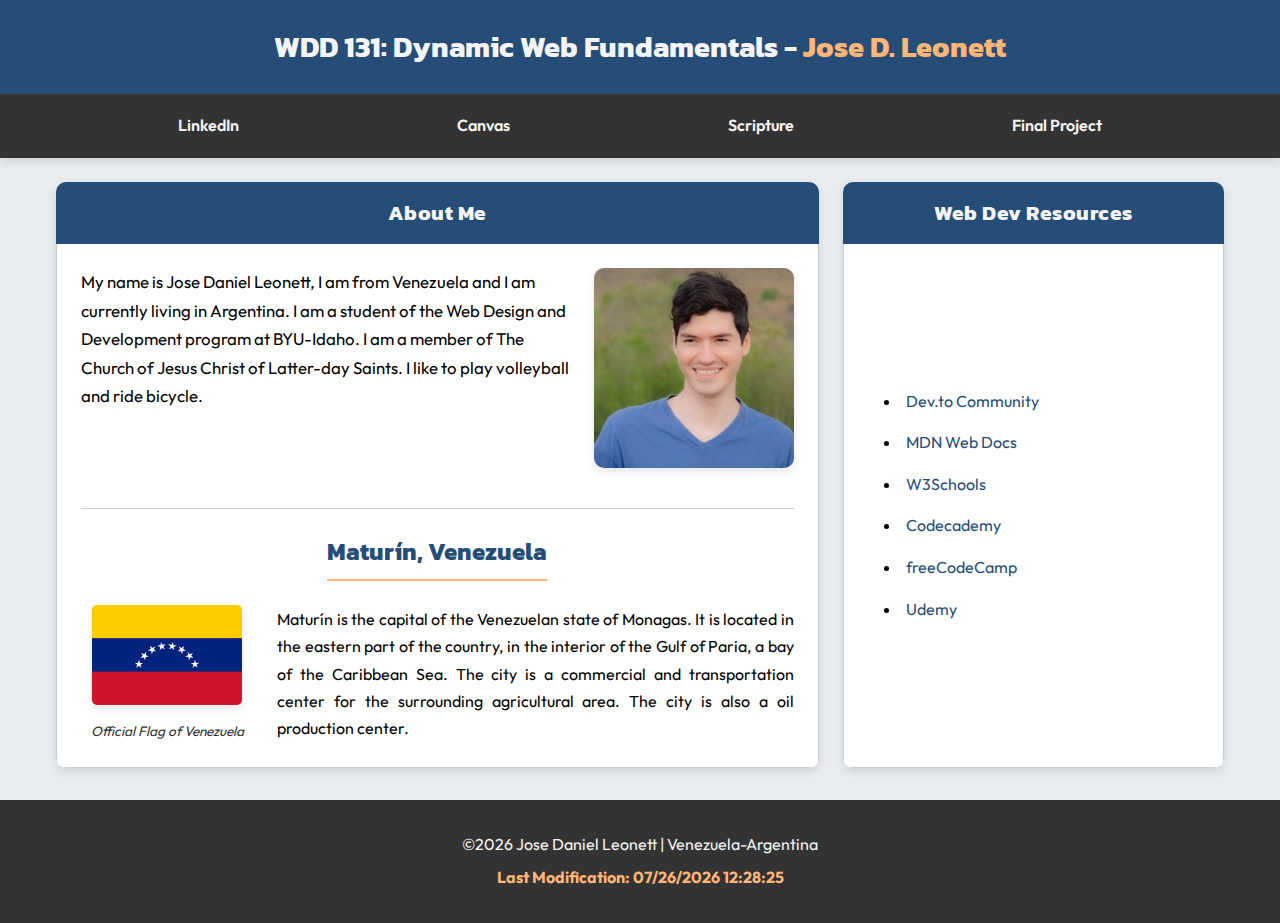
<file: index.html>
<!DOCTYPE html>
<html lang="en">

    <head>
        <meta charset="UTF-8">
        <meta name="viewport" content="width=device-width, initial-scale=1.0">
        <title>WDD 131 – Dynamic Web Fundamentals – Jose D. Leonett</title>
        <meta name="description" content="WDD 131 – Dynamic Web Fundamentals – Jose D. Leonett">
        <meta name="author" content="Jose D. Leonett">
        <link rel="stylesheet" href="styles/base.css">
        <link rel="preconnect" href="https://fonts.googleapis.com">
        <link rel="preconnect" href="https://fonts.gstatic.com" crossorigin>
        <link href="https://fonts.googleapis.com/css2?family=Kanit:ital,wght@0,100;0,200;0,300;0,400;0,500;0,600;0,700;0,800;0,900;1,100;1,200;1,300;1,400;1,500;1,600;1,700;1,800;1,900&family=Outfit:wght@100..900&display=swap" rel="stylesheet">
        <script src="scripts/getdates.js" defer></script>
    </head>

    <body>
        <header>
            <h1>WDD 131: Dynamic Web Fundamentals - <span class="accentText">Jose D. Leonett</span></h1>
            <nav>
                <ul>
                    <li><a href="https://www.linkedin.com/in/josedleonett/">LinkedIn</a></li>
                    <li><a href="https://byupw.instructure.com/">Canvas</a></li>
                    <li><a
                            href="https://www.churchofjesuschrist.org/study/scriptures/bofm/moro/7?lang=spa&id=p47#p47">Scripture</a>
                    </li>
                    <li><a href="#">Final Project</a></li>
                </ul>
            </nav>
        </header>
        <main>
            <section class="card">
                <h2 class="cardTitle">About Me</h2>
                <div class="cardContent">
                    <div id="aboutMeContent">
                        <p id="introduction">My name is Jose Daniel Leonett, I am from Venezuela and I am currently
                            living in Argentina. I am a student of the Web Design and Development program at BYU-Idaho.
                            I am a member of The Church of Jesus Christ of Latter-day Saints. I like to play volleyball
                            and ride bicycle.</p>
                        <img src="images/profile-picture.jpg" alt="profile picture" id="profilePicture">
                        <div id="locationContent">
                            <h2>Maturín, Venezuela</h2>
                            <div>
                                <figure>
                                    <img id="countryFlag" src="images/venezuela-flag.png"
                                        alt="Official Flag of Venezuela">
                                    <figcaption>Official Flag of Venezuela</figcaption>
                                </figure>
                                <p>
                                    Maturín is the capital of the Venezuelan state of Monagas. It is located in the
                                    eastern part of the country, in the interior of the Gulf of Paria, a bay of the
                                    Caribbean Sea. The city is a commercial and transportation center for the
                                    surrounding agricultural area. The city is also a oil production center.
                                </p>
                            </div>
                        </div>
                    </div>
                </div>
            </section>
            <section class="card">
                <h2 class="cardTitle">Web Dev Resources</h2>
                <div class="cardContent">
                    <ul>
                        <li><a href="https://dev.to/">Dev.to Community</a></li>
                        <li><a href="https://developer.mozilla.org/en-US/">MDN Web Docs</a></li>
                        <li><a href="https://www.w3schools.com/">W3Schools</a></li>
                        <li><a href="https://www.codecademy.com/">Codecademy</a></li>
                        <li><a href="https://www.freecodecamp.org/">freeCodeCamp</a></li>
                        <li><a href="https://www.udemy.com/">Udemy</a></li>
                    </ul>
                </div>
            </section>
        </main>
        <footer>
            <p>&copy;<span id="currentyear"></span> Jose Daniel Leonett | Venezuela-Argentina</p>
            <p class="accentText">Last Modification: <span id="lastModified"></span></p>
        </footer>
    </body>

</html>
</file>
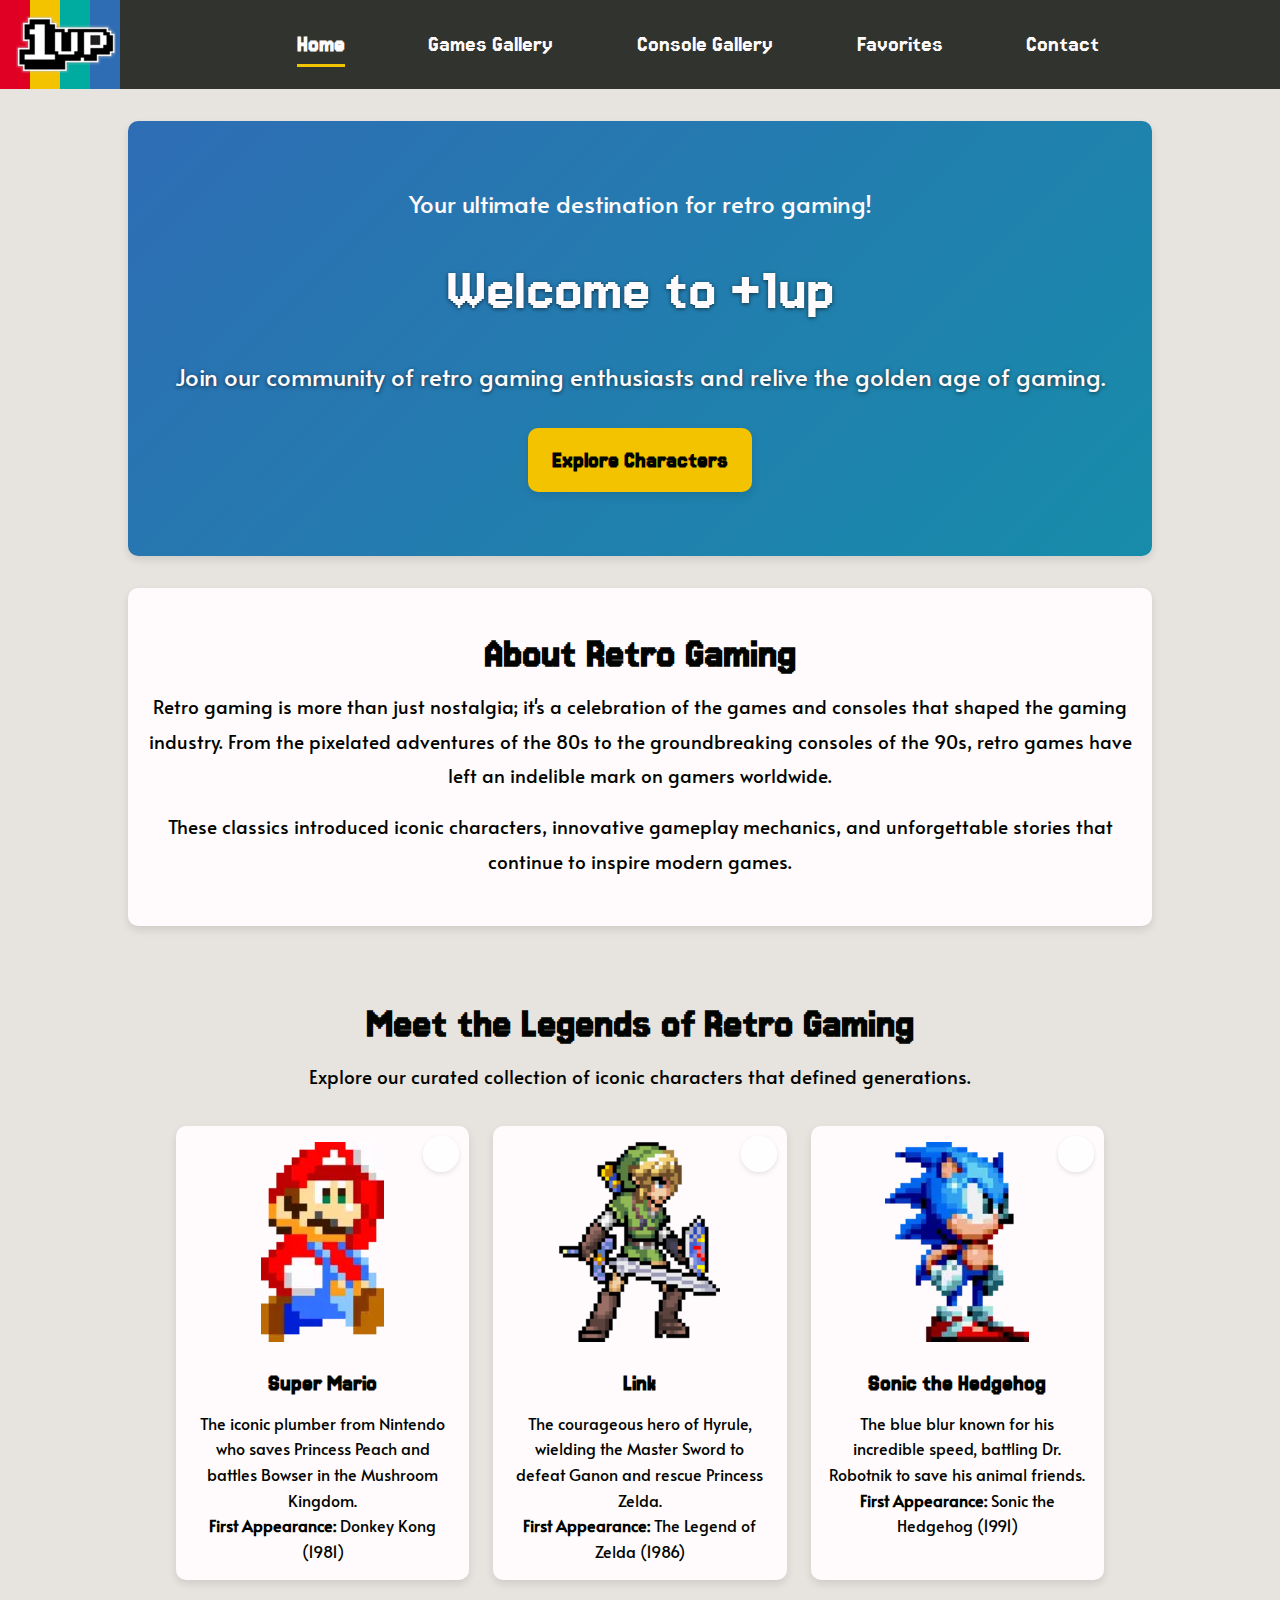
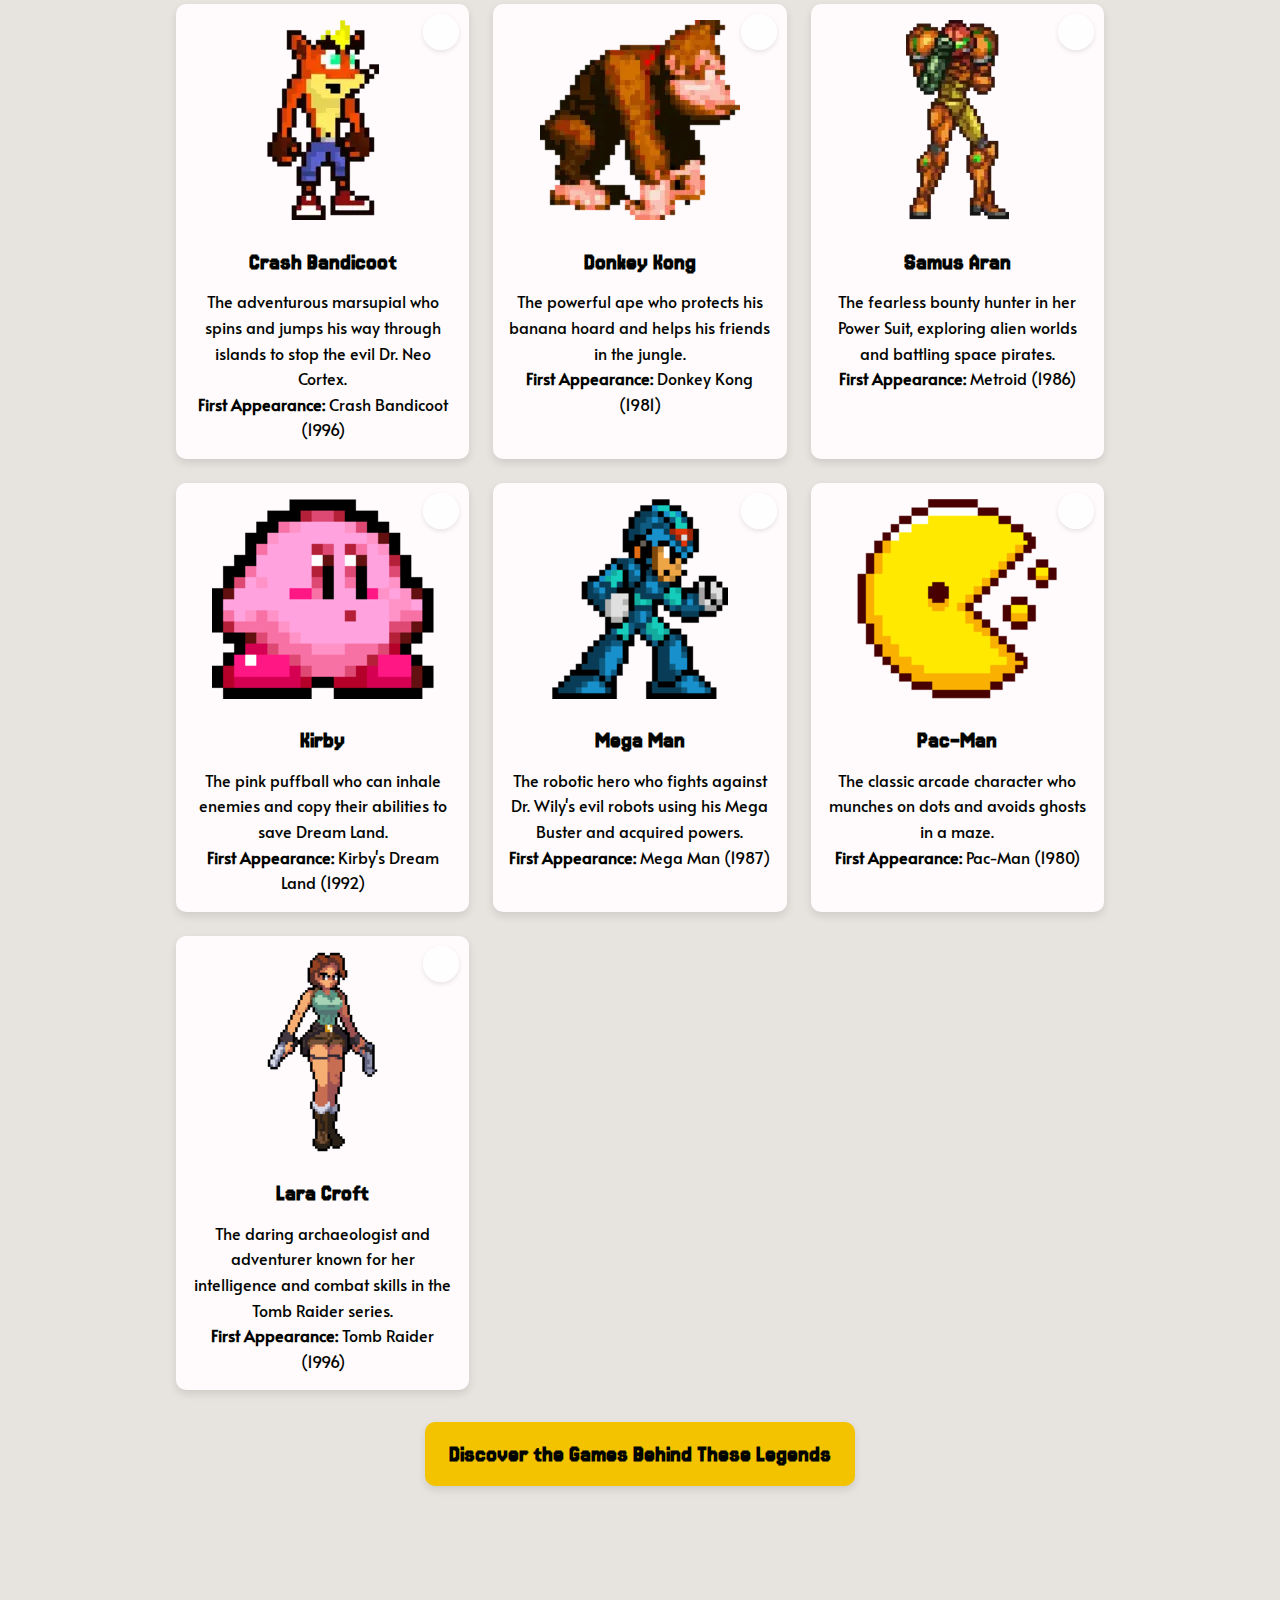
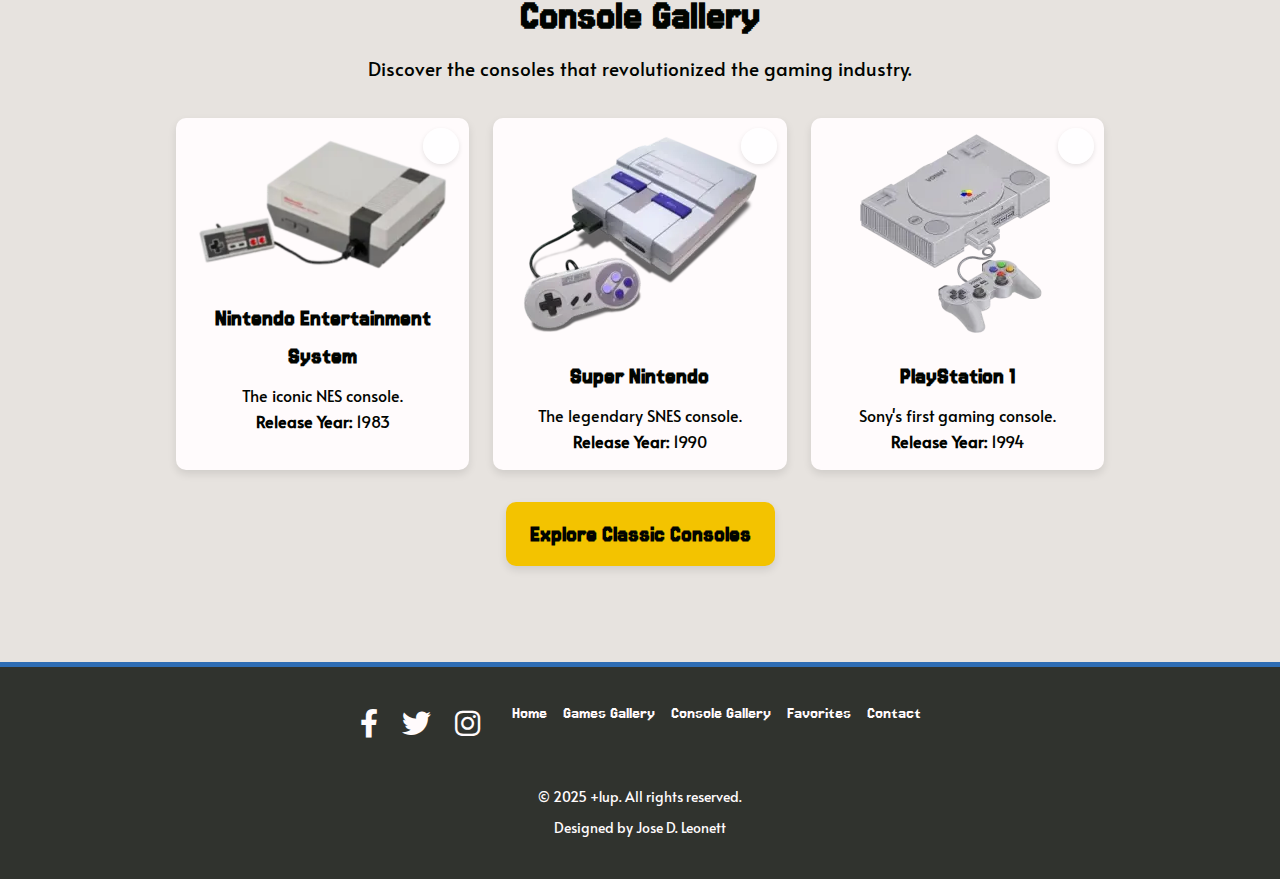
<file: project/index.html>
<!DOCTYPE html>
<html lang="en-EN">

<head>
    <meta charset="UTF-8">
    <meta name="viewport" content="width=device-width, initial-scale=1.0">
    <title>+1up | Retro Gaming Community</title>
    <meta name="description"
        content="Join our community of retro gaming enthusiasts and relive the golden age of gaming. Explore our character and console galleries, read reviews, and connect with fellow gamers.">
    <meta name="author" content="Jose D. Leonett">
    <meta name="keywords" content="retro gaming, character gallery, console gallery, reviews, gaming community">
    
    <link rel="preconnect" href="https://fonts.googleapis.com">
    <link rel="preconnect" href="https://fonts.gstatic.com" crossorigin>
    
    <link rel="stylesheet" href="styles/base.css">
    <link rel="stylesheet" href="styles/index.css">
    <link href="https://cdnjs.cloudflare.com/ajax/libs/font-awesome/6.0.0-beta3/css/all.min.css" rel="stylesheet">
    <link href="https://fonts.googleapis.com/css2?family=Alata&family=Jersey+15&display=swap" rel="stylesheet">
    <link rel="icon" href="images/assets/favicon.ico" type="image/x-icon">
    
    <script type="module" src="scripts/components.js" defer></script>
    <script type="module" src="scripts/index.js" defer></script>
</head>

<body>
    <header>
        <!-- The content will be injected by components.js -->
    </header>

    <main id="main-content">
        <section class="hero-banner" id="section-home">
            <p class="hero-text">Your ultimate destination for retro gaming!</p>
            <h1 class="hero-title">Welcome to +1up</h1>
            <p class="hero-description">Join our community of retro gaming enthusiasts and relive the golden age of
                gaming.</p>
            <a href="#section-characters" class="cta-button">Explore Characters</a>
        </section>

        <section class="about-retro-gaming">
            <h2 class="section-title">About Retro Gaming</h2>
            <p class="section-description">Retro gaming is more than just nostalgia; it's a celebration of the games
                and consoles that shaped the gaming industry. From the pixelated adventures of the 80s to the
                groundbreaking consoles of the 90s, retro games have left an indelible mark on gamers worldwide.</p>
            <p class="section-description">These classics introduced iconic characters, innovative gameplay
                mechanics, and unforgettable stories that continue to inspire modern games.</p>
        </section>

        <section class="section-character-gallery" id="section-characters">
            <h2 class="section-title">Meet the Legends of Retro Gaming</h2>
            <p class="section-description">Explore our curated collection of iconic characters that defined generations.</p>
            <div class="gallery-grid">
                <!-- Character cards items will be dynamically inserted here -->
            </div>
            <a href="games-gallery.html" class="cta-button">Discover the Games Behind These Legends</a>
        </section>

        <section class="section-console-gallery" id="section-consoles">
            <h2 class="section-title">Console Gallery</h2>
            <p class="section-description">Discover the consoles that revolutionized the gaming industry.</p>
            <div class="gallery-grid">
                <!-- Console cards items will be dynamically inserted here -->
            </div>
            <a href="#" class="cta-button">Explore Classic Consoles</a>
        </section>
    </main>

    <footer>
        <!-- The content will be injected by components.js -->
    </footer>
</body>

</html>
</file>
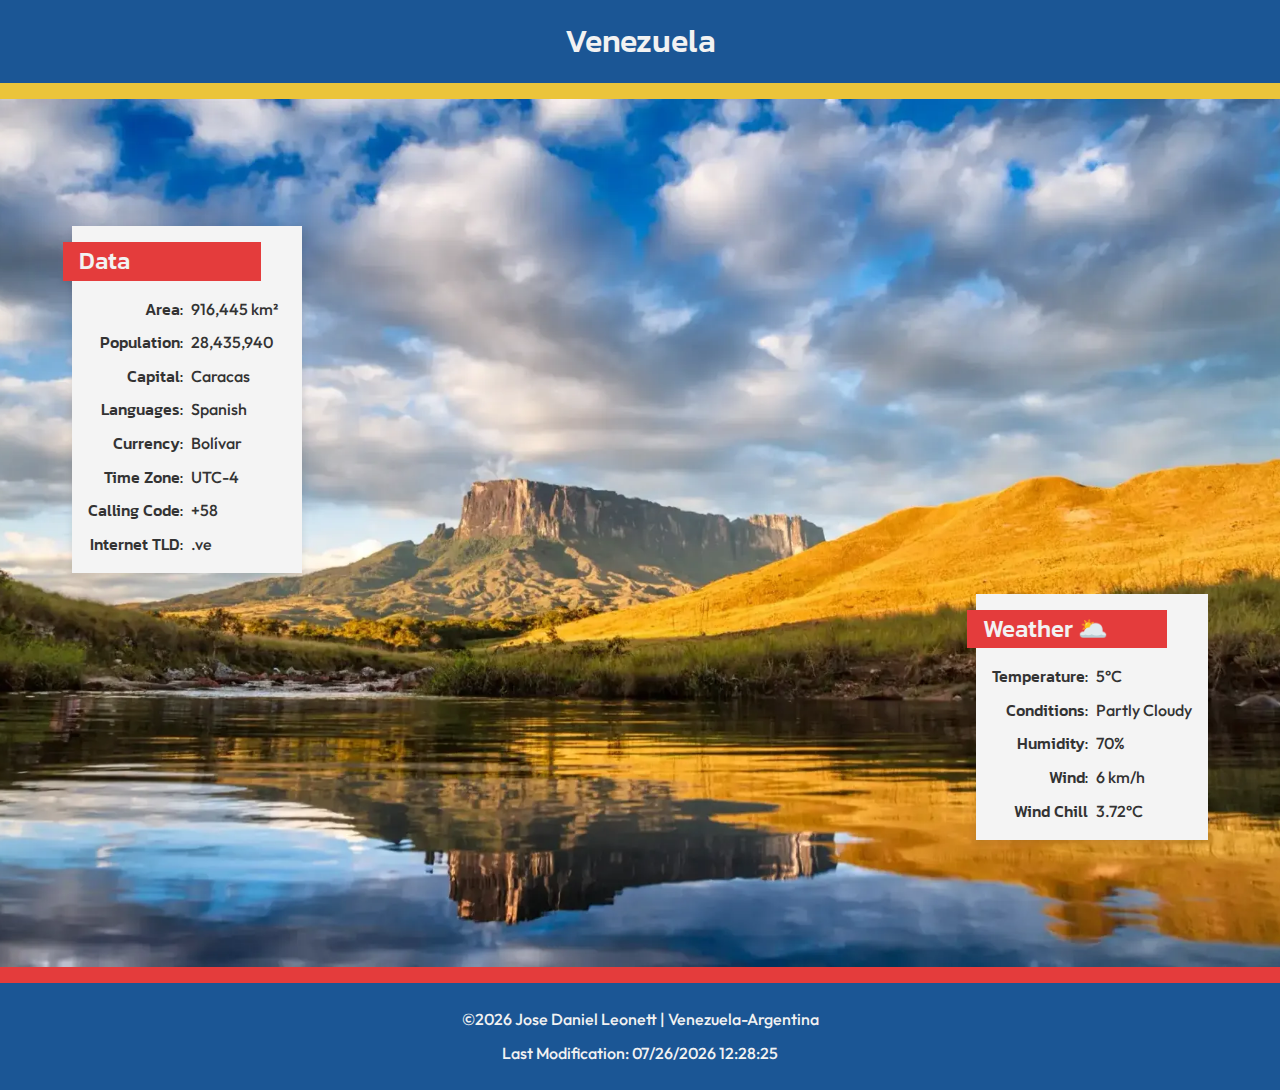
<file: place.html>
<!DOCTYPE html>
<html lang="en">
  <head>
    <meta charset="UTF-8">
    <meta name="viewport" content="width=device-width, initial-scale=1.0">
    <title>WDD 131 – Place – Jose D. Leonett</title>
    <meta name="description" content="Discover key facts about Venezuela and get real-time weather updates.">
    <meta name="author" content="Jose D. Leonett">
    <link rel="stylesheet" href="styles/place.css">
    <link rel="stylesheet" href="styles/place-large.css">
    <link rel="preconnect" href="https://fonts.googleapis.com">
    <link rel="preconnect" href="https://fonts.gstatic.com" crossorigin>
    <link
      href="https://fonts.googleapis.com/css2?family=Kanit:ital,wght@0,100;0,200;0,300;0,400;0,500;0,600;0,700;0,800;0,900;1,100;1,200;1,300;1,400;1,500;1,600;1,700;1,800;1,900&family=Outfit:wght@100..900&display=swap"
      rel="stylesheet">
    <script src="scripts/place.js" defer></script>
  </head>
  <body>
    <header>
      <h1>Venezuela</h1>
    </header>
    <main>
      <picture class="hero-image">
        <source
          media="(max-width: 480px)"
          srcset="images/place/banner-portrail.webp">
        <source
          media="(min-width: 481px)"
          srcset="images/place/banner-landscape.webp">
        <img src="images/place/banner-portrail.webp" alt="Roraima Tepui">
      </picture>
      <div class="card">
        <h2>Data</h2>
        <dl>
          <dt>Area:</dt>
          <dd>916,445 km²</dd>
          <dt>Population:</dt>
          <dd>28,435,940</dd>
          <dt>Capital:</dt>
          <dd>Caracas</dd>
          <dt>Languages:</dt>
          <dd>Spanish</dd>
          <dt>Currency:</dt>
          <dd>Bolívar</dd>
          <dt>Time Zone:</dt>
          <dd>UTC-4</dd>
          <dt>Calling Code:</dt>
          <dd>+58</dd>
          <dt>Internet TLD:</dt>
          <dd>.ve</dd>
        </dl>
      </div>
      <div class="card">
        <h2>Weather</h2>
        <img src="images/place/weather-icon-cloudy.svg" alt="Partly Cloudy">
        <dl>
          <dt>Temperature:</dt>
          <dd id="temperature"></dd>
          <dt>Conditions:</dt>
          <dd id="conditions"></dd>
          <dt>Humidity:</dt>
          <dd id="humidity"></dd>
          <dt>Wind:</dt>
          <dd id="windSpeed"></dd>
          <dt>Wind Chill</dt>
          <dd id="windChill"></dd>
        </dl>
      </div>
    </main>
    <footer>
      <p>
        &copy;<span id="currentyear"></span> Jose Daniel Leonett |
        Venezuela-Argentina
      </p>
      <p class="accentText">
        Last Modification: <span id="lastModified"></span>
      </p>
    </footer>
  </body>
</html>
</file>
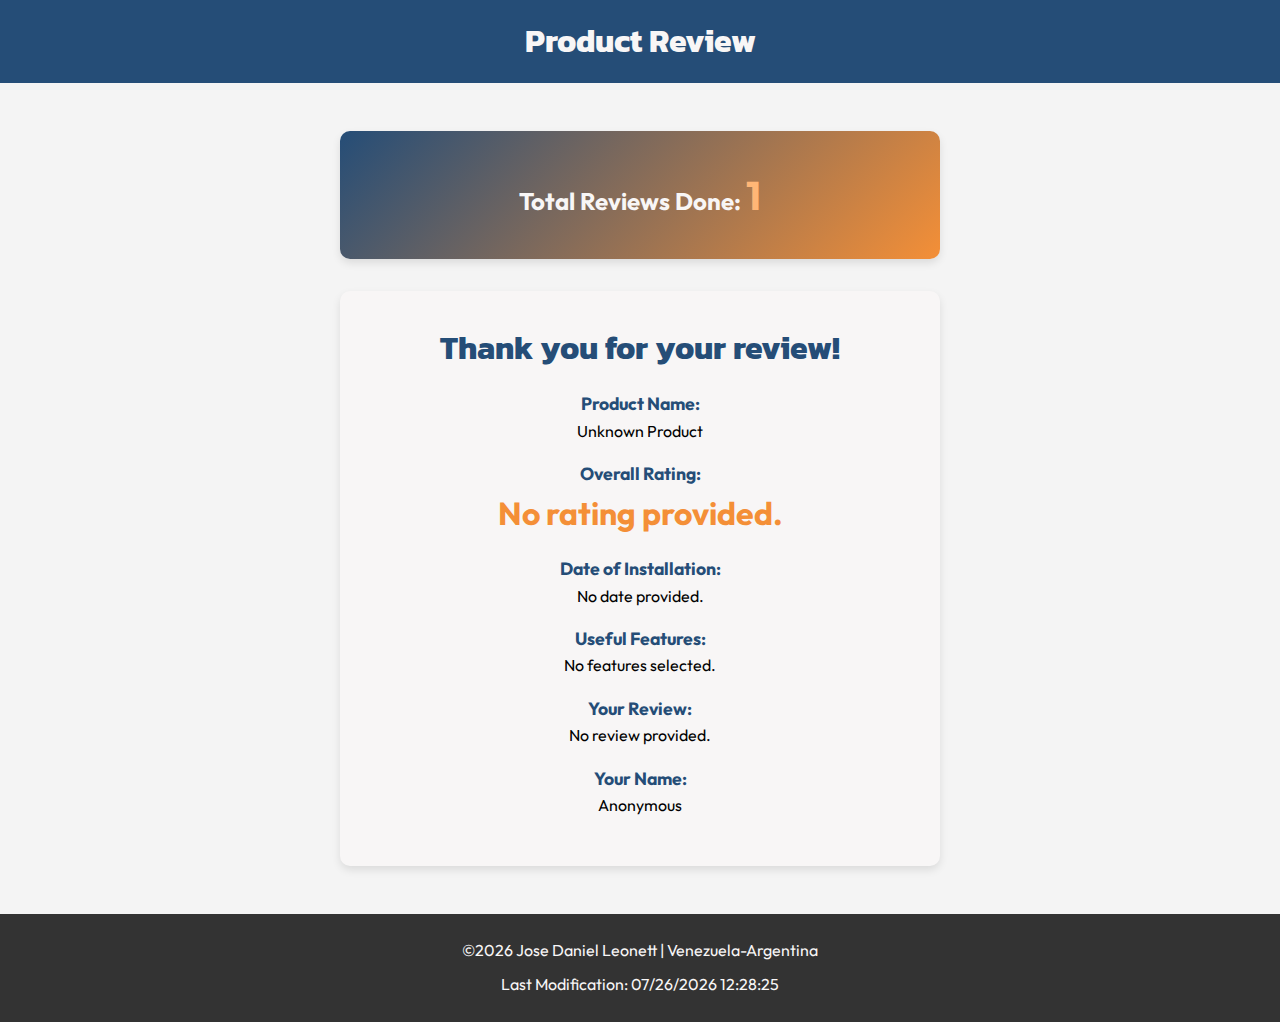
<file: review.html>
<!DOCTYPE html>
<html lang="en">
    <head>
        <meta charset="UTF-8">
        <meta name="viewport" content="width=device-width, initial-scale=1.0">
        <title>Review | WDD131 | Jose Leonett</title>
        <link rel="stylesheet" href="styles/review.css">
        <link rel="stylesheet" href="styles/review_large.css">

        <meta name="author" content="Jose D. Leonett">
        <meta name="description"
            content="This page displays the product review submitted by the user. It includes details such as product name, overall rating, date of installation, useful features, written review, and user's name.">

        <link rel="preconnect" href="https://fonts.googleapis.com">
        <link rel="preconnect" href="https://fonts.gstatic.com" crossorigin>
        <link
            href="https://fonts.googleapis.com/css2?family=Kanit:ital,wght@0,100;0,200;0,300;0,400;0,500;0,600;0,700;0,800;1,100;1,200;1,300;1,400;1,500;1,600;1,700;1,800;1,900&family=Outfit:wght@100..900&display=swap"
            rel="stylesheet">

        <script src="scripts/review.js" defer></script>
    </head>

    <body>
        <header>
            <h1>Product Review</h1>
        </header>
        <main>
            <div class="card widget">
                <p>Total Reviews Done: <span id="totalReviews">0</span></p>
            </div>
            <div class="card">
                <h2>Thank you for your review!</h2>
                <dl>
                    <dt>Product Name:</dt>
                    <dd><span id="productName"></span></dd>
                    <dt>Overall Rating:</dt>
                    <dd><span id="overallRating"></span></dd>
                    <dt>Date of Installation:</dt>
                    <dd><span id="dateOfInstallation"></span></dd>
                    <dt>Useful Features:</dt>
                    <dd><span id="usefulFeatures"></span></dd>
                    <dt>Your Review:</dt>
                    <dd><span id="writtenReview"></span></dd>
                    <dt>Your Name:</dt>
                    <dd><span id="yourName"></span></dd>
                </dl>
            </div>
        </main>
        <footer>
            <p>
                &copy;<span id="currentyear"></span> Jose Daniel Leonett |
                Venezuela-Argentina
            </p>
            <p class="accentText">
                Last Modification: <span id="lastModified"></span>
            </p>
        </footer>
    </body>

</html>
</file>
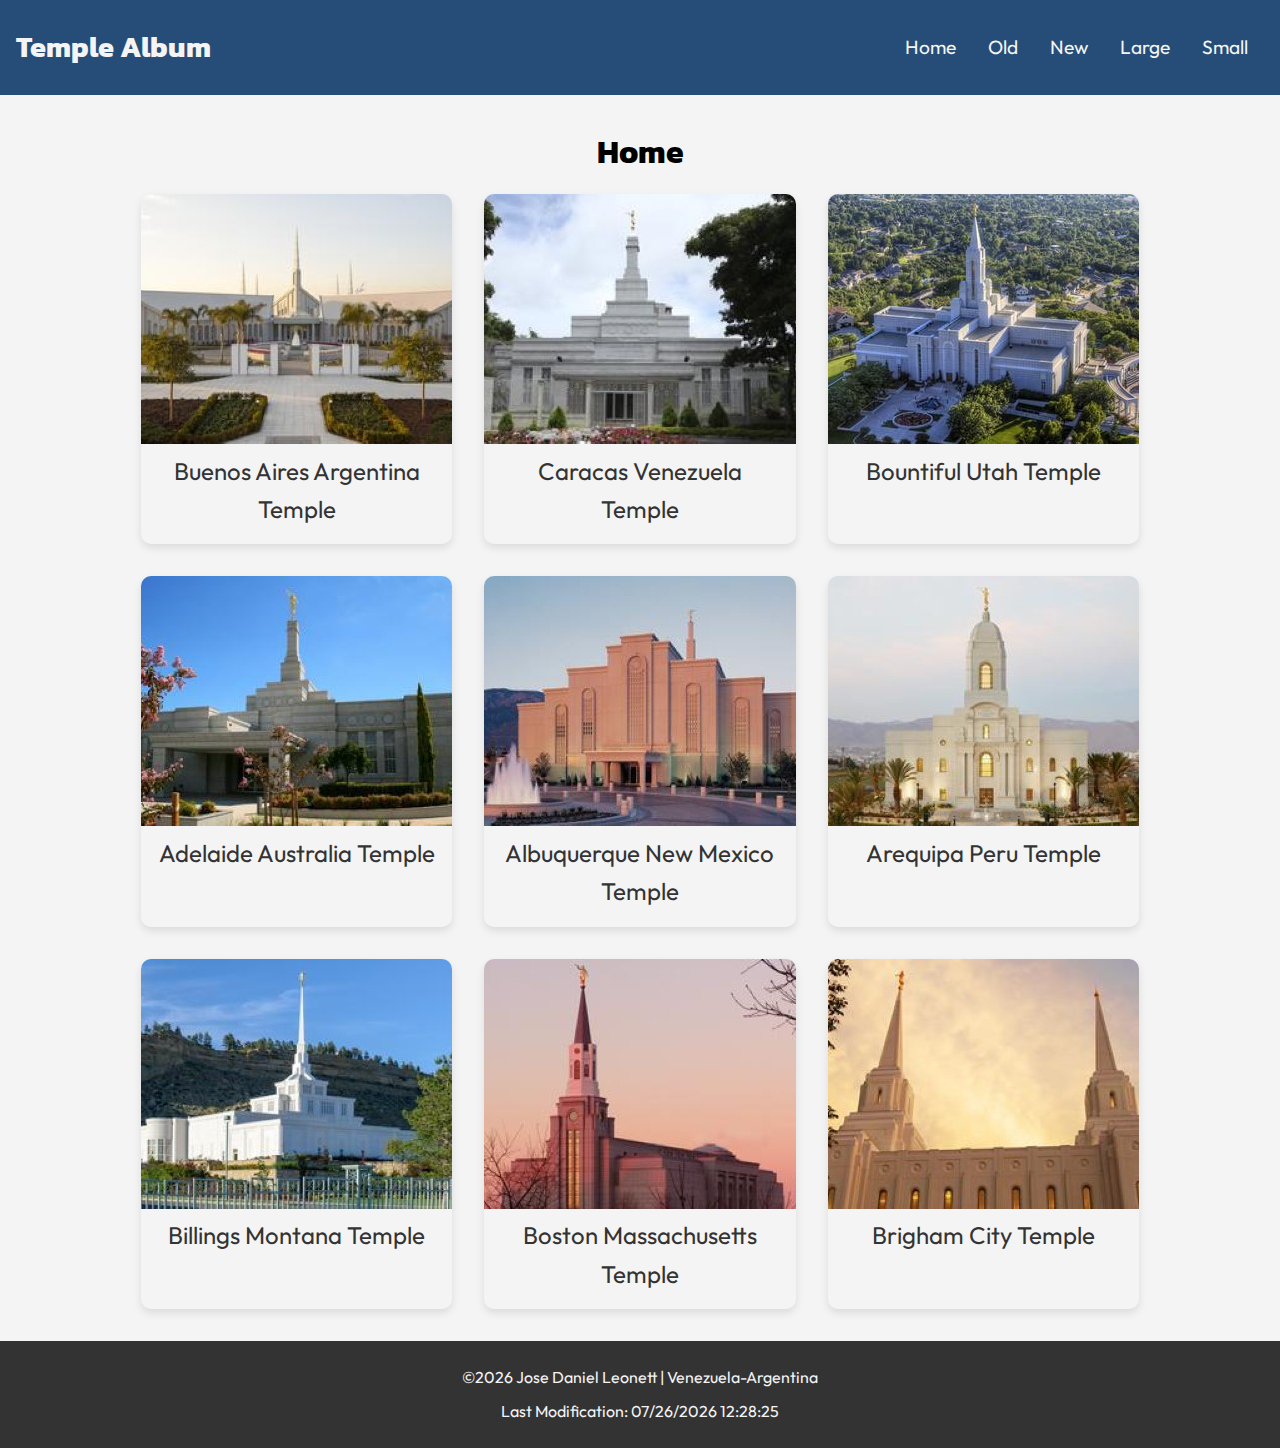
<file: temples.html>
<!DOCTYPE html>
<html lang="en-US">
  <head>
    <meta charset="UTF-8">
    <meta name="viewport" content="width=device-width, initial-scale=1.0">
    <title>Temples Photo Gallery</title>
    <meta
      name="description"
      content="This page contains a photo gallery of temples of Church of Jesus Christ of Later-Days Saints.">
    <meta name="author" content="Jose D. Leonett">
    <link rel="stylesheet" href="styles/temples.css" >
    <link rel="stylesheet" href="styles/temples-large.css" >
    <link rel="preconnect" href="https://fonts.googleapis.com" >
    <link rel="preconnect" href="https://fonts.gstatic.com" crossorigin >
    <link
      href="https://fonts.googleapis.com/css2?family=Kanit:ital,wght@0,100;0,200;0,300;0,400;0,500;0,600;0,700;0,800;0,900;1,100;1,200;1,300;1,400;1,500;1,600;1,700;1,800;1,900&family=Outfit:wght@100..900&display=swap"
      rel="stylesheet">
    <script src="scripts/temples.js" defer></script>
  </head>
  <body>
    <header>
      <div class="header-top">
          <h1 id="headerTitle">Temple Album</h1>
          <a id="menuButton">☰</a>
      </div>
      <nav id="menuNavigation" class="hidden">
        <ul>
          <li><a href="#">Home</a></li>
          <li><a href="#">Old</a></li>
          <li><a href="#">New</a></li>
          <li><a href="#">Large</a></li>
          <li><a href="#">Small</a></li>
        </ul>
      </nav>
    </header>
    <main>
      <h2 id="pageTitle">Home</h2>
      <div class="templeGallery">
        <figure class="templeGalleryCard">
          <img
            src="images/temples/buenos-aires-argentina-temple.jpg"
            alt="Buenos Aires Argentina Temple Exterior">
          <figcaption>Buenos Aires Argentina Temple</figcaption>
        </figure>
        <figure class="templeGalleryCard">
          <img
            src="images/temples/caracas_venezuela_temple.jpg"
            alt="Caracas Venezuela Temple Exterior">
          <figcaption>Caracas Venezuela Temple</figcaption>
        </figure>
        <figure class="templeGalleryCard">
          <img
            src="images/temples/bountiful-utah-temple.jpg"
            alt="Bontiful Utah Temple Exterior">
          <figcaption>Bountiful Utah Temple</figcaption>
        </figure>
        <figure class="templeGalleryCard">
          <img
            src="images/temples/adelaide-australia-temple.jpg"
            alt="Adelaide Australia Temple Exterior">
          <figcaption>Adelaide Australia Temple</figcaption>
        </figure>
        <figure class="templeGalleryCard">
          <img
            src="images/temples/albuquerque-new-mexico-temple.jpg"
            alt="Albuquerque New Mexico Temple Exterior">
          <figcaption>Albuquerque New Mexico Temple</figcaption>
        </figure>
        <figure class="templeGalleryCard">
          <img
            src="images/temples/arequipa-peru-temple.jpeg"
            alt="Arequipa Peru Temple Exterior">
          <figcaption>Arequipa Peru Temple</figcaption>
        </figure>
        <figure class="templeGalleryCard">
          <img
            src="images/temples/billings-montana-temple.jpg"
            alt="Billings Montana Temple Exterior">
          <figcaption>Billings Montana Temple</figcaption>
        </figure>
        <figure class="templeGalleryCard">
          <img
            src="images/temples/boston-massachusetts-temple.jpg"
            alt="Boston Massachusetts Temple Exterior">
          <figcaption>Boston Massachusetts Temple</figcaption>
        </figure>
        <figure class="templeGalleryCard">
          <img
            src="images/temples/brigham-city-temple.jpg"
            alt="Brigham City Temple Exterior">
          <figcaption>Brigham City Temple</figcaption>
        </figure>
      </div>
    </main>
    <footer>
        <p>
          &copy;<span id="currentyear"></span> Jose Daniel Leonett |
          Venezuela-Argentina
        </p>
        <p class="accentText">
          Last Modification: <span id="lastModified"></span>
        </p>
    </footer>
  </body>
</html>
</file>
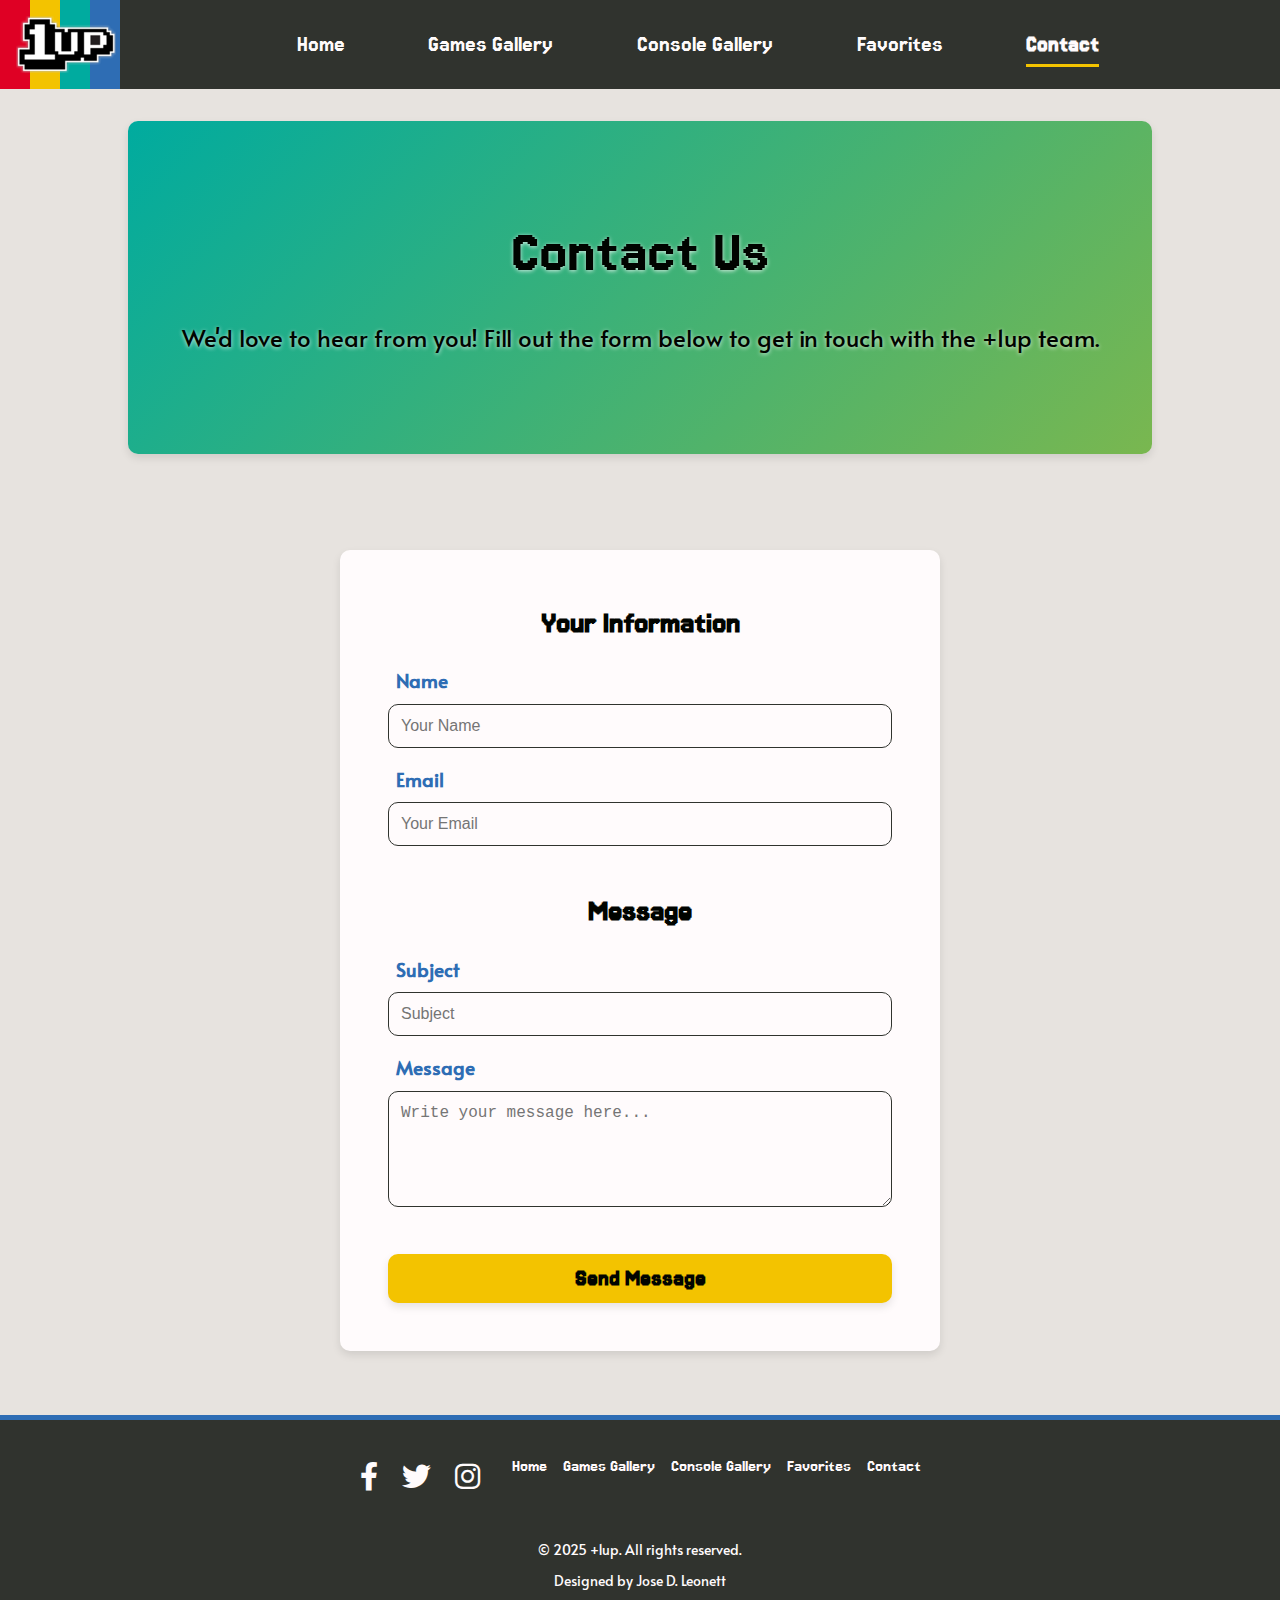
<file: project/contact.html>
<!DOCTYPE html>
<html lang="en">

  <head>
    <meta charset="UTF-8">
    <meta name="viewport" content="width=device-width, initial-scale=1.0">
    <title>Contact Us | +1up</title>
    <meta name="description" content="Get in touch with the +1up team. Fill out the form to send us your message.">
    <meta name="author" content="Jose D. Leonett">
    
    <link rel="preconnect" href="https://fonts.googleapis.com">
    <link rel="preconnect" href="https://fonts.gstatic.com" crossorigin>
    
    <link rel="stylesheet" href="styles/base.css">
    <link rel="stylesheet" href="styles/contact.css">
    <link href="https://cdnjs.cloudflare.com/ajax/libs/font-awesome/6.0.0-beta3/css/all.min.css" rel="stylesheet">
    <link href="https://fonts.googleapis.com/css2?family=Alata&family=Jersey+15&display=swap" rel="stylesheet">
    <link rel="icon" href="images/assets/favicon.ico" type="image/x-icon">
    
    <script type="module" src="scripts/components.js" defer></script>
    <script type="module" src="scripts/contact.js" defer></script>
  </head>

  <body>
    <header>
      <!-- The content will be injected by components.js -->
    </header>

    <main id="main-content">
      <section class="hero-banner">
        <h1 class="hero-title">Contact Us</h1>
        <p class="hero-description">We'd love to hear from you! Fill out the form below to get in touch with the +1up
          team.</p>
      </section>

      <section class="contact-form-section">
        <div class="card">
          <form action="thank-you.html" method="post">
            <fieldset>
              <legend>Your Information</legend>
              <label for="name">Name</label>
              <input type="text" name="name" id="name" placeholder="Your Name" aria-label="Your Name" required>

              <label for="email">Email</label>
              <input type="email" name="email" id="email" placeholder="Your Email" aria-label="Your Email" required>
            </fieldset>

            <fieldset>
              <legend>Message</legend>
              <label for="subject">Subject</label>
              <input type="text" name="subject" id="subject" placeholder="Subject" aria-label="Subject" required>

              <label for="message">Message</label>
              <textarea name="message" id="message" rows="5" placeholder="Write your message here..."
                aria-label="Message" required></textarea>
            </fieldset>

            <button type="submit" class="cta-button">Send Message</button>
          </form>
        </div>
      </section>
    </main>

    <footer>
      <!-- The content will be injected by components.js -->
    </footer>
  </body>

</html>
</file>
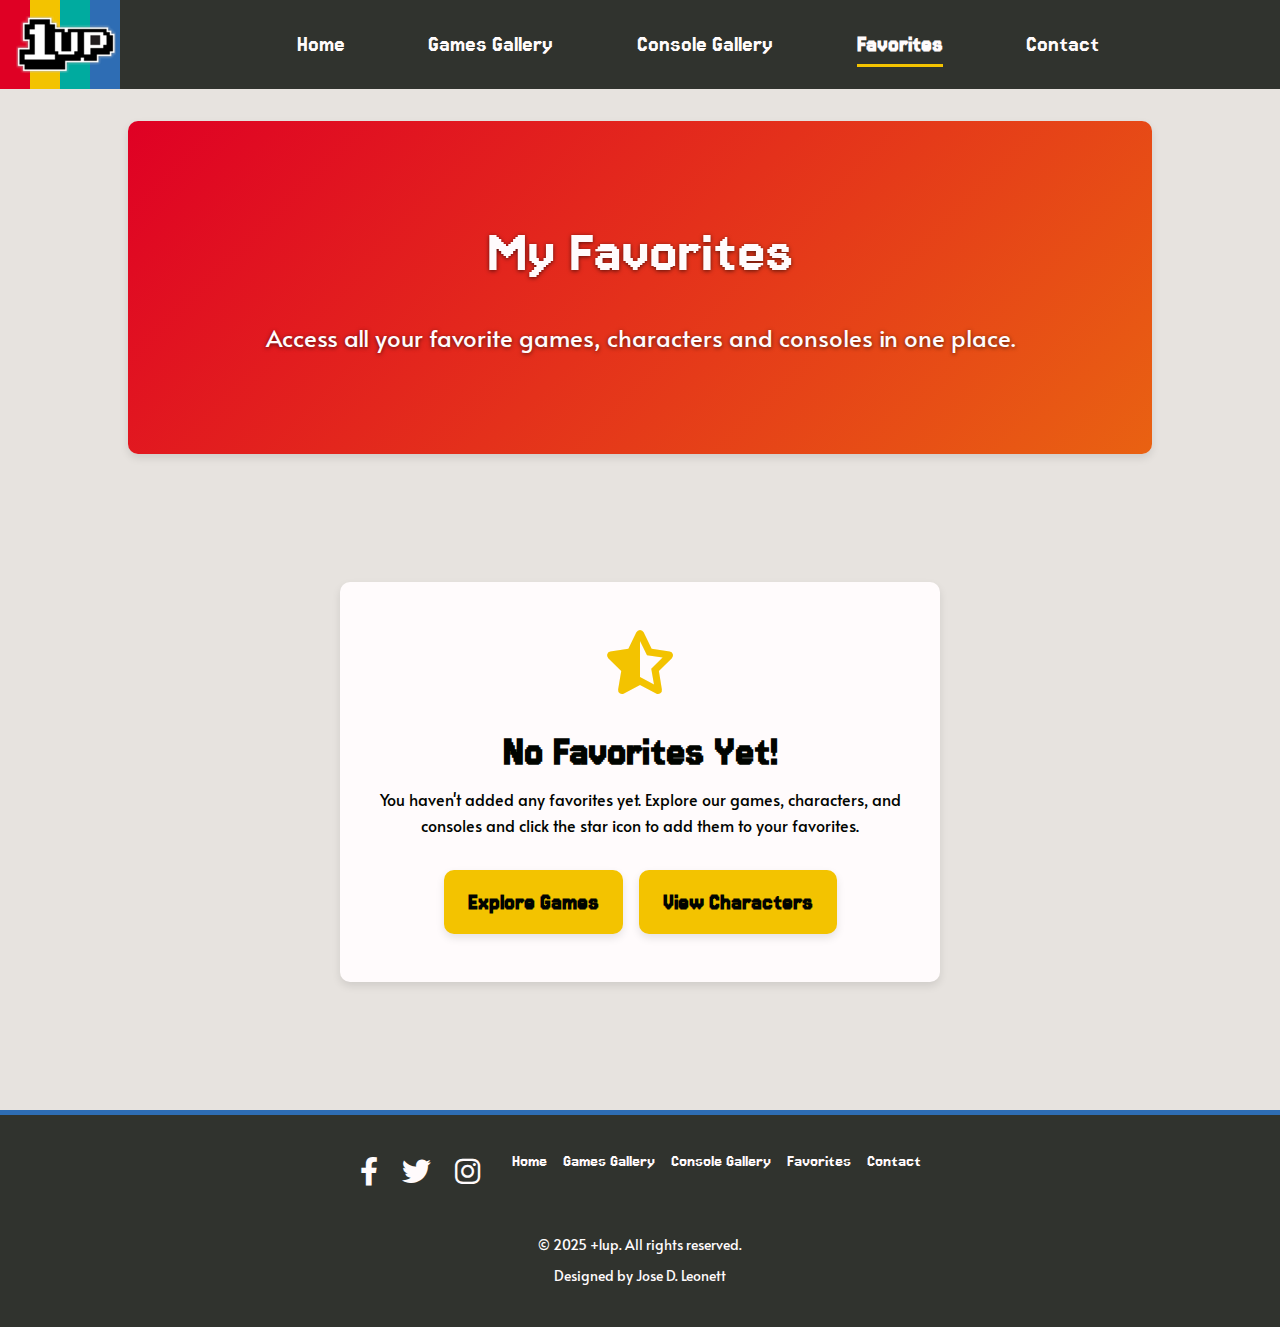
<file: project/favorites.html>
<!DOCTYPE html>
<html lang="en">
<head>
    <meta charset="UTF-8">
    <meta name="viewport" content="width=device-width, initial-scale=1.0">
    <title>My Favorites | +1up</title>
    <meta name="description" content="Access all your favorite retro games, characters, and consoles in one place.">
    <meta name="author" content="Jose D. Leonett">
    
    <link rel="preconnect" href="https://fonts.googleapis.com">
    <link rel="preconnect" href="https://fonts.gstatic.com" crossorigin>
    
    <link rel="stylesheet" href="styles/base.css">
    <link rel="stylesheet" href="styles/favorites.css">
    <link href="https://cdnjs.cloudflare.com/ajax/libs/font-awesome/6.0.0-beta3/css/all.min.css" rel="stylesheet">
    <link href="https://fonts.googleapis.com/css2?family=Alata&family=Jersey+15&display=swap" rel="stylesheet">
    <link rel="icon" href="images/assets/favicon.ico" type="image/x-icon">
    
    <script type="module" src="scripts/components.js" defer></script>
    <script type="module" src="scripts/favorites.js" defer></script>
</head>
<body>
    <header>
        <!-- The content will be injected by components.js -->
    </header>

    <main id="main-content">
        <section class="hero-banner" id="section-favorites">
            <h1 class="hero-title">My Favorites</h1>
            <p class="hero-description">Access all your favorite games, characters and consoles in one place.</p>
        </section>
        
        <section id="favorites-container" class="favorites-section">
            <div id="games-favorites" class="favorites-category">
                <h2 class="section-title">Favorite Games</h2>
                <div class="gallery-grid">
                    <!-- Game cards will be inserted here -->
                </div>
            </div>
            
            <div id="characters-favorites" class="favorites-category">
                <h2 class="section-title">Favorite Characters</h2>
                <div class="gallery-grid">
                    <!-- Character cards will be inserted here -->
                </div>
            </div>
            
            <div id="consoles-favorites" class="favorites-category">
                <h2 class="section-title">Favorite Consoles</h2>
                <div class="gallery-grid">
                    <!-- Console cards will be inserted here -->
                </div>
            </div>
            
            <div id="no-favorites" class="no-favorites-message">
                <div class="card">
                    <i class="fas fa-star-half-alt no-favorites-icon"></i>
                    <h2 class="section-title">No Favorites Yet!</h2>
                    <p class="section-description">You haven't added any favorites yet. Explore our games, characters, and consoles and click the star icon to add them to your favorites.</p>
                    <div class="no-favorites-actions">
                        <a href="games-gallery.html" class="cta-button">Explore Games</a>
                        <a href="index.html#section-characters" class="cta-button">View Characters</a>
                    </div>
                </div>
            </div>
        </section>
    </main>

    <footer>
        <!-- The content will be injected by components.js -->
    </footer>
</body>
</html>
</file>
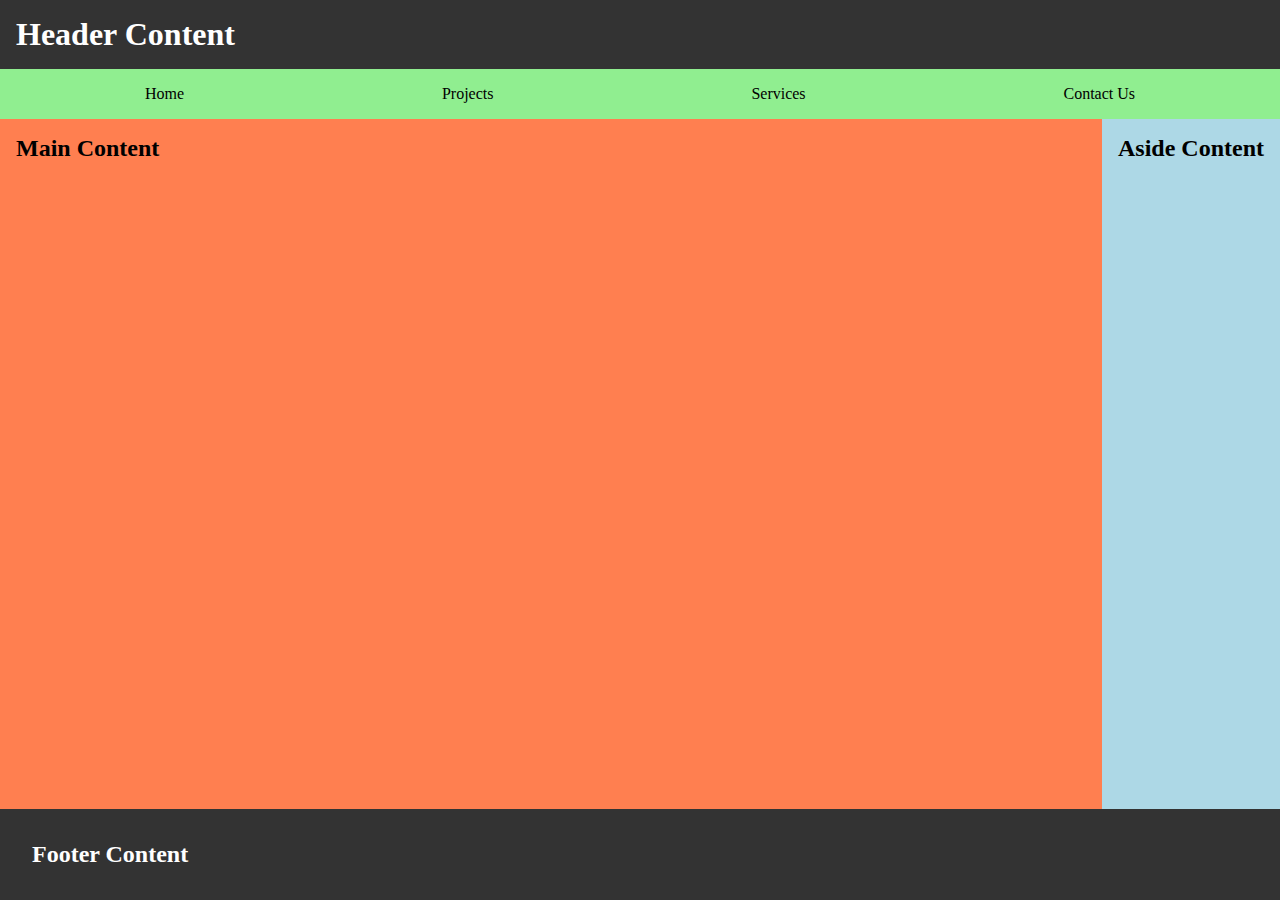
<file: week01/basic-layout.html>
<!DOCTYPE html>
<html lang="en">
<head>
    <meta charset="UTF-8">
    <meta name="viewport" content="width=device-width, initial-scale=1.0">
    <title>Jose D. Leonett | WDD 131</title>
    <link rel="stylesheet" href="styles/layout.css">
</head>
<body>
    <header>
        <h1>Header Content</h1>
        <nav>
            <ul class="navigation">
                <li><a href="#">Home</a></li>
                <li><a href="#">Projects</a></li>
                <li><a href="#">Services</a></li>
                <li><a href="#">Contact Us</a></li>
            </ul>
        </nav>
    </header>
    <main>
        <h2>Main Content</h2>
    </main>
    <aside>
        <h2>Aside Content</h2>
    </aside>
    <footer>
        <h2>Footer Content</h2>
    </footer>    
</body>
</html>
</file>
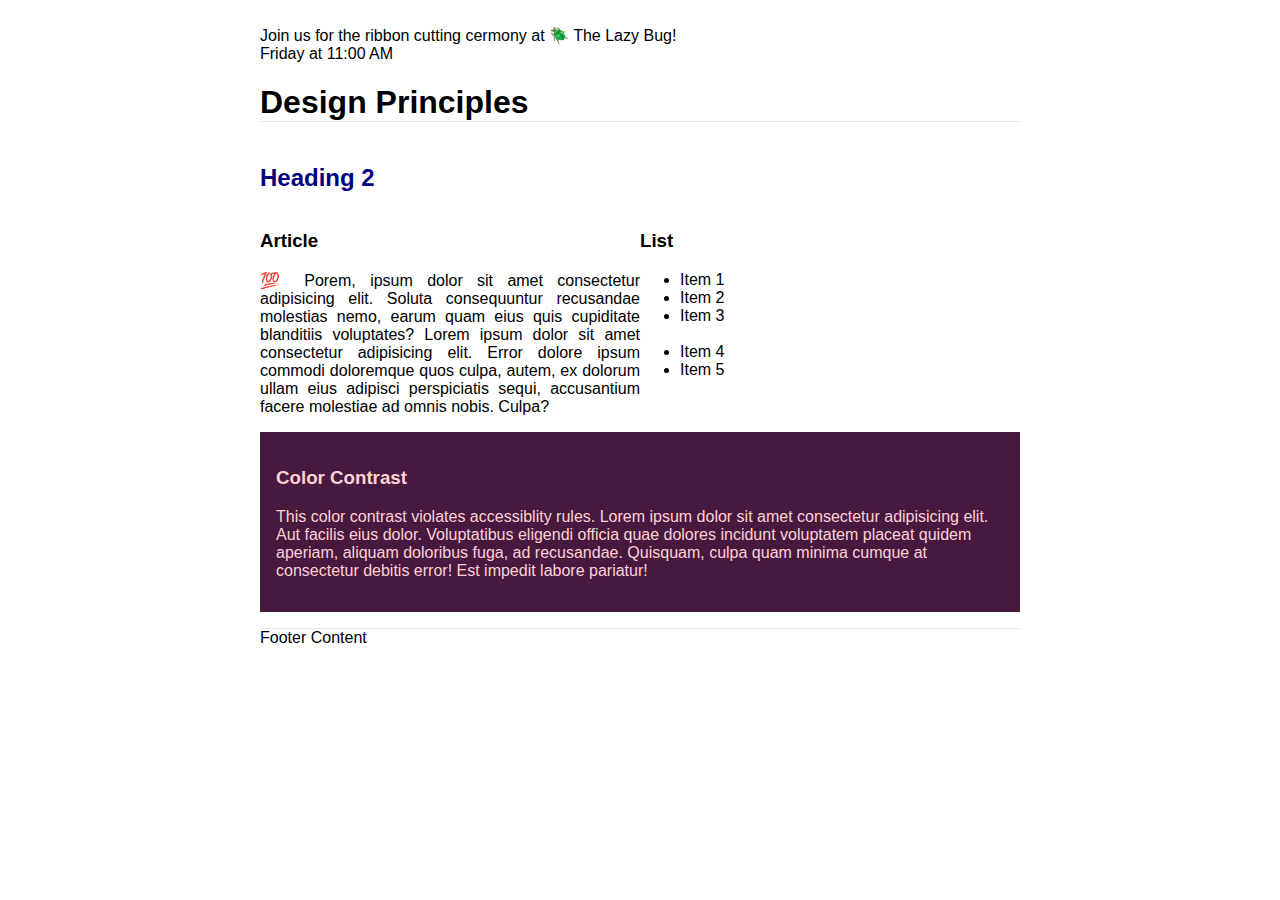
<file: week03/desing.html>
<!DOCTYPE html>
<html lang="en">
<head>
    <meta charset="UTF-8">
    <meta name="viewport" content="width=device-width, initial-scale=1.0">
    <link rel="stylesheet" href="./styles/design.css">
    <title>Document</title>
</head>
<body>
    <header>
        <div class="banner"><br>Join us for the ribbon cutting cermony at 🪲 The Lazy Bug!<br>Friday at 11:00 AM</div>
        <h1>Design Principles</h1>
    </header>
    <main>
        <h2>Heading 2</h2>
        <section>
            <h3>Article</h3>
            <article>
                <p>💯 Porem, ipsum dolor sit amet consectetur adipisicing elit. Soluta consequuntur recusandae molestias nemo, earum quam eius quis cupiditate blanditiis voluptates? Lorem ipsum dolor sit amet consectetur adipisicing elit. Error dolore ipsum commodi doloremque quos culpa, autem, ex dolorum ullam eius adipisci perspiciatis sequi, accusantium facere molestiae ad omnis nobis. Culpa?</p>
            </article>
        </section>
        <section>
            <h3>List</h3>
            <ul>
                <li>Item 1</li>
                <li>Item 2</li>
                <li>Item 3<br><br></li>
                <li>Item 4</li>
                <li>Item 5</li>
            </ul>
        </section>
        <div class="callout">
            <h3>Color Contrast</h3>
            <p>This color contrast violates accessiblity rules. Lorem ipsum dolor sit amet consectetur adipisicing elit. Aut facilis eius dolor. Voluptatibus eligendi officia quae dolores incidunt voluptatem placeat quidem aperiam, aliquam doloribus fuga, ad recusandae. Quisquam, culpa quam minima cumque at consectetur debitis error! Est impedit labore pariatur!</p>
        </div>
    </main>
    <footer>
        Footer Content
    </footer>
</body>
</html>
</file>
<file: styles/base.css>
:root {
    --primary-color: #254d77;
    --secondary-color: #ffb676;
    --tertiary-color: #333;
    --text-color-dark: #333;
    --text-color-light: #f4f4f4;
    --background-color: #f4f4f4;
    --border-color: #ccc;
    --border-radius: 10px;
    --transition: 0.3s;
    --box-shadow: 0 4px 8px rgba(0, 0, 0, 0.1);
    --primary-font: "Kanit", sans-serif;
    --secondary-font: "Outfit", sans-serif;;
}

* {
    margin: 0;
    padding: 0;
    box-sizing: border-box;
}

h1, h2, h3, h4, h5, h6 {
    font-family: var(--primary-font);
    font-weight: bold;
    font-style: normal;
}

p, a, figcaption {
    font-family: var(--secondary-font);
    font-weight: normal;
    font-style: normal;
}

body {
    background-color: #e9ecef;
    line-height: 1.6;
    min-height: 100vh;
    display: flex;
    flex-direction: column;
}

header {
    background-color: var(--primary-color);
    color: var(--text-color-light);
    text-align: center;
    box-shadow: var(--box-shadow);
    margin-bottom: 1.5rem;
}

header h1 {
    padding: 1.5rem;
    font-size: 1.8rem;
    color: var(--text-color-light);
}

.accentText {
    color: var(--secondary-color);
    font-weight: bold;
}

header nav {
    background-color: var(--tertiary-color);
}

header ul {
    display: flex;
    justify-content: space-evenly;
    list-style: none;
    padding: 0.7rem 0;
}

header ul li {
    padding: 0.5rem 1.5rem;
}

header ul li a {
    color: var(--text-color-light);
    text-decoration: none;
    font-weight: 600;
    padding: 0.5rem 1rem;
    border-radius: var(--border-radius);
}

header ul li a:hover {
    color: var(--secondary-color);
    background-color: rgba(255, 255, 255, 0.1);
    transition: var(--transition);
}

main {
    max-width: 1200px;
    margin: 0 auto;
    padding: 0 1rem 2rem;
    display: grid;
    grid-template-columns: 2fr 1fr;
    gap: 1.5rem;
    flex: 1;
}

.card {
    display: flex;
    flex-direction: column;
    width: 100%;
    height: 100%;
    border-radius: var(--border-radius);
    overflow: hidden;
    box-shadow: var(--box-shadow);
}

.cardTitle {
    font-size: 1.3rem;
    padding: 0.9rem;  
    width: 100%;
    color: var(--text-color-light);
    background-color: var(--primary-color);
    text-align: center;
    letter-spacing: 0.5px;
}

.cardContent {
    background-color: white;
    border: 1px solid var(--border-color);
    border-top: none;
    padding: 1.5rem;
    display: flex;
    flex-direction: column;
    flex: 1;
}

#aboutMeContent {
    display: grid;
    grid-template-columns: 3fr 1fr;
    gap: 1.5rem;
}

#introduction {
    padding-bottom: 1rem;
    font-size: 1.05rem;
    line-height: 1.7;
}

#profilePicture {
    width: 200px;
    object-fit: cover;
    border-radius: var(--border-radius);
    box-shadow: var(--box-shadow);
    align-self: flex-start;
}

#locationContent {
    grid-column: 1 / -1;
    display: flex;
    flex-direction: column;
    gap: 1.5rem;
    margin-top: 1rem;
    padding-top: 1.5rem;
    border-top: 1px solid var(--border-color);
}

#locationContent h2 {
    text-align: center;
    color: var(--primary-color);
    font-size: 1.5rem;
    padding-bottom: 0.5rem;
    border-bottom: 2px solid var(--secondary-color);
    width: fit-content;
    margin: 0 auto;
}

#locationContent div {
    display: grid;
    grid-template-columns: 1fr 3fr;
    align-items: center;
    gap: 1.5rem;
}

#locationContent p {
    line-height: 1.7;
    text-align: justify;
}

figure {
    text-align: center;
}

#countryFlag {
    width: 150px;
    object-fit: cover;
    border-radius: 5px;
    box-shadow: var(--box-shadow);
}

figcaption {
    margin-top: 0.5rem;
    font-size: 0.85rem;
    font-style: italic;
    color: var(--tertiary-color);
}

.cardContent ul {
    list-style-position: inside;
    padding-left: 1rem;
    height: 100%;
    display: flex;
    flex-direction: column;
    justify-content: center;
}

.cardContent ul li {
    margin: 0.5rem 0;
}

.cardContent ul li a {
    color: var(--primary-color);
    text-decoration: none;
    transition: var(--transition);
}

.cardContent ul li a:hover {
    color: var(--secondary-color);
    text-decoration: underline;
}

footer {
    background-color: var(--tertiary-color);
    color: var(--text-color-light);
    text-align: center;
    padding: 1.5rem;
    margin-top: auto;
}

footer p {
    margin: 0.5rem 0;
}

@media screen and (max-width: 768px) {
    main {
        grid-template-columns: 1fr;
    }
    
    header ul {
        flex-direction: column;
        align-items: center;
    }
    
    #aboutMeContent {
        grid-template-columns: 1fr;
    }
    
    #profilePicture {
        margin: 0 auto;
        display: block;
    }
    
    #locationContent div {
        grid-template-columns: 1fr;
    }
}
</file>
<file: project/styles/base.css>
:root {
    --primary-color: #2e6db4ff;
    --secondary-color: #df0024ff;
    --tertiary-color: #00ab9fff;
    --accent-color: #f3c300ff;
    --text-color-dark: #010400ff;
    --text-color-light: #fffbfcff;
    --background-color: #e7e3dfff;
    --background-color-light: #fffbfcff;
    --background-color-dark: #30332eff;
    --border-color: #30332eff;
    --border-radius: 10px;
    --transition: 0.3s;
    --box-shadow: 0 4px 8px rgba(0, 0, 0, 0.1);
    --primary-font: "Jersey 15", sans-serif;
    --secondary-font: "Alata", sans-serif;
}

@font-face {
    font-family: 'Jersey 15';
    src: url('https://fonts.gstatic.com/s/jersey15/v3/_6_9EDzuR.woff2') format('woff2');
    font-display: swap;
}

@font-face {
    font-family: 'Alata';
    src: url('https://fonts.gstatic.com/s/alata/v11/PbytFmztEwbI.woff2') format('woff2');
    font-display: swap;
}

@keyframes fadeIn {
    from {
        opacity: 0;
    }

    to {
        opacity: 1;
    }
}

@keyframes glitch {
    0% {
        transform: scale(1.1) translate(0, 0);
    }

    20% {
        transform: scale(1.1) translate(-2px, -2px);
    }

    40% {
        transform: scale(1.1) translate(2px, 2px);
    }

    60% {
        transform: scale(1.1) translate(-1px, 1px);
    }

    80% {
        transform: scale(1.1) translate(1px, -1px);
    }

    100% {
        transform: scale(1.1) translate(0, 0);
    }
}

@keyframes pulse {
    0% {
        transform: scale(1);
    }

    50% {
        transform: scale(1.1);
    }

    100% {
        transform: scale(1);
    }
}

@keyframes glow-effect {
    0% {
        background-position: 0% 50%;
    }

    100% {
        background-position: 100% 50%;
    }
}

* {
    margin: 0;
    padding: 0;
    box-sizing: border-box;
}

h1,
h2,
h3,
h4,
h5,
h6 {
    font-family: var(--primary-font);
    font-weight: bold;
    font-style: normal;
}

p,
a,
figcaption,
dl,
dt,
dd,
li,
legend,
label {
    font-family: var(--secondary-font);
    font-weight: normal;
    font-style: normal;
}

body {
    background-color: var(--background-color);
    color: var(--text-color-dark);
    font-family: var(--secondary-font);
    line-height: 1.6;
    min-height: 100vh;
    display: flex;
    flex-direction: column;
}

a {
    color: var(--primary-color);
    text-decoration: none;
    transition: color var(--transition);
}

a:hover {
    color: var(--accent-color);
}

header {
    display: flex;
    justify-content: center;
    background-color: var(--background-color-dark);
    color: var(--text-color-light);
    padding: 1rem;
    background: repeating-linear-gradient(90deg, var(--secondary-color), var(--secondary-color) 30px, var(--accent-color) 30px, var(--accent-color) 60px, var(--tertiary-color) 60px, var(--tertiary-color) 90px, var(--primary-color) 90px, var(--primary-color) 120px, var(--background-color-dark) 120px, var(--background-color-dark) 100px, var(--background-color-dark) 100%);
}

.header-logo {
    display: flex;
    justify-content: center;
    align-items: center;
}

.header-logo img {
    width: 100px;
    height: auto;
    margin-right: 1rem;
}

.header-nav {
    display: flex;
    justify-content: center;
    align-items: center;
    width: 100%;
}

.nav-list {
    display: flex;
    justify-content: space-evenly;
    align-items: center;
    gap: 2rem;
    width: 80%;
}

.nav-item {
    list-style: none;
    display: flex;
    gap: 2rem;
}

.nav-item a {
    font-family: var(--primary-font);
    font-size: 1.5rem;
    color: var(--text-color-light);
    text-decoration: none;
    transition: var(--transition);
    transform: scale(1);
}

.nav-item a:hover {
    color: var(--accent-color);
    animation: pulse 0.6s infinite;
}

.nav-item a.active {
    font-weight: bold;
    position: relative;
}

.nav-item a.active::after {
    content: '';
    position: absolute;
    bottom: -3px;
    left: 0;
    width: 100%;
    height: 3px;
    background-color: var(--accent-color);
    animation: pulse 1.5s infinite;
}

main {
    padding: 2rem 8rem;
    display: flex;
    flex-direction: column;
    align-items: center;
    justify-content: center;
    text-align: center;
    width: 100%;
}

.card {
    background-color: var(--background-color-light);
    border-radius: var(--border-radius);
    box-shadow: var(--box-shadow);
    padding: 2rem;
    animation: fadeIn 0.5s ease-in-out;
    position: relative;
}

.cta-button {
    display: inline-block;
    background-color: var(--accent-color);
    color: var(--text-color-dark);
    font-family: var(--primary-font);
    font-size: 1.5rem;
    font-weight: bold;
    padding: 0.8rem 1.5rem;
    border-radius: var(--border-radius);
    text-decoration: none;
    transition: var(--transition);
    box-shadow: var(--box-shadow);
}

.cta-button:hover {
    background-color: var(--secondary-color);
    color: var(--text-color-light);
    transform: scale(1.05);
    animation: pulse 0.6s infinite;
}

footer {
    background-color: var(--background-color-dark);
    color: var(--text-color-light);
    padding: 2rem 1rem;
    margin-top: auto;
    display: flex;
    flex-direction: column;
    align-items: center;
    gap: 2rem;
    text-align: center;
}

.footer-content {
    display: flex;
    flex-wrap: wrap;
    justify-content: center;
    align-items: flex-start;
    gap: 2rem;
    width: 100%;
}

.social-links {
    list-style: none;
    display: flex;
    gap: 1.5rem;
    padding: 0;
}

.social-item a {
    color: var(--text-color-light);
    font-size: 1.5rem;
    text-decoration: none;
    transition: var(--transition);
}

.social-item a:hover {
    color: var(--accent-color);
}

.footer-nav {
    display: flex;
    flex-wrap: wrap;
    justify-content: center;
    gap: 1rem;
}

.footer-nav-list {
    list-style: none;
    display: flex;
    gap: 1rem;
    padding: 0;
}

.footer-nav-item a {
    font-family: var(--primary-font);
    color: var(--text-color-light);
    text-decoration: none;
    font-size: 1rem;
    transition: var(--transition);
}

.footer-nav-item a:hover {
    color: var(--accent-color);
    font-size: 1.2rem;
}

.footer-credits {
    font-family: var(--primary-font);
    font-size: 0.9rem;
    color: var (--text-color-light);
}

.footer-credits p {
    margin: 0.5rem 0;
}

footer {
    background-color: var(--background-color-dark);
    color: var(--text-color-light);
    padding: 2rem 1rem;
    text-align: center;
    border-top: 5px solid var(--primary-color);
}

.social-links a {
    font-size: 1.8rem;
    color: var(--text-color-light);
    transition: var(--transition);
}

.social-links a:hover {
    color: var(--accent-color);
    transform: scale(1.1);
}

.footer-nav-list a {
    font-size: 1.1rem;
    color: var(--text-color-light);
    text-decoration: none;
    transition: var(--transition);
}

.footer-nav-list a:hover {
    color: var(--accent-color);
    transform: scale(1.05);
}

form {
    display: flex;
    flex-direction: column;
    align-items: stretch;
    max-width: 600px;
    margin: 0 auto;
    padding: 1rem;
    background-color: var(--text-color-light);
    border-radius: var(--border-radius);
    box-shadow: var(--box-shadow);
}

form fieldset {
    border: none;
    margin-bottom: 1rem;
}

form label {
    margin-bottom: 0.5rem;
    font-weight: bold;
}

form input,
form textarea {
    width: 100%;
    padding: 0.5rem;
    margin-bottom: 1rem;
    border: 1px solid var(--border-color);
    border-radius: var(--border-radius);
}

form button {
    background-color: var(--primary-color);
    color: var(--text-color-light);
    padding: 0.75rem;
    border: none;
    border-radius: var(--border-radius);
    cursor: pointer;
    transition: background-color var(--transition);
}

form button:hover {
    background-color: var(--accent-color);
}

.hero-banner {
    background: linear-gradient(135deg, var(--primary-color), var(--tertiary-color));
    background-size: 200% 200%;
    color: var(--text-color-light);
    text-align: center;
    padding: 4rem 2rem;
    border-radius: var(--border-radius);
    box-shadow: var(--box-shadow);
    margin-bottom: 2rem;
    animation: glow-effect 2s infinite alternate;
    width: 100%;
}

.hero-title {
    font-size: 4rem;
    font-weight: 500;
    font-family: var(--primary-font);
    margin: 1rem 0;
    text-shadow: 0 1px 4px rgba(0, 0, 0, 0.6);
}

.hero-description {
    font-size: 1.5rem;
    margin-bottom: 2rem;
    text-shadow: 0 1px 4px rgba(0, 0, 0, 0.6);
}

.section-title {
    color: var(--text-color-dark);
    font-size: 2.7rem;
    font-family: var(--primary-font);
}

.favorite-btn {
    position: absolute;
    top: 10px;
    right: 10px;
    background-color: rgba(255, 255, 255, 0.8);
    border: none;
    border-radius: 50%;
    width: 36px;
    height: 36px;
    display: flex;
    align-items: center;
    justify-content: center;
    cursor: pointer;
    transition: all 0.3s ease;
    box-shadow: 0 2px 5px rgba(0, 0, 0, 0.1);
    z-index: 10;
}

.card:not(.card-game) .favorite-btn {
    top: 10px;
    right: 10px;
}

.card-game .favorite-btn {
    top: 10px;
    right: 10px;
}

.favorite-btn:hover {
    background-color: var(--background-color-light);
    transform: scale(1.1);
    box-shadow: 0 3px 7px rgba(0, 0, 0, 0.15);
}

.favorite-btn:active {
    transform: scale(0.95);
}

.favorite-btn i {
    font-size: 18px;
    color: #888;
    transition: color 0.3s ease, transform 0.3s ease;
}

.favorite-btn i.fa-star {
    color: gold;
    transform: scale(1.2);
    text-shadow: 0 0 5px rgba(255, 215, 0, 0.5);
}

.favorite-btn:active i {
    transform: rotate(72deg);
}

.card {
    position: relative;
}

@media (max-width: 768px) {

    header {
        flex-direction: column;
        text-align: center;
    }

    .header-logo {
        margin-bottom: 1rem;
    }

    .nav-list {
        flex-direction: column;
        gap: 1rem;
    }

    main {
        padding: 1rem;
    }

    .cta-button {
        font-size: 1.2rem;
        padding: 0.6rem 1rem;
    }

    .card {
        width: 100%;
    }

    .gallery-grid {
        display: flex;
        flex-wrap: wrap;
        gap: 2rem;
        margin: 2rem 0px;
    }

    @media (max-width: 480px) {
        

        .hero-description {
            font-size: 1rem;
        }

        .cta-button {
            font-size: 1rem;
            padding: 0.5rem 0.8rem;
        }

        .nav-list {
            gap: 0.5rem;
        }
    }
}
</file>
<file: project/styles/index.css>
.hero-text {
    font-size: 1.5rem;
    font-family: var(--secondary-font);
    margin-bottom: 1rem;
}

.hero-description {
    font-size: 1.5rem;
    margin-bottom: 2rem;
}

.about-retro-gaming {
    padding: 2rem 1rem;
    text-align: center;
    background-color: var(--background-color-light);
    border-radius: var(--border-radius);
    box-shadow: var(--box-shadow);
    margin-bottom: 2rem;
    width: 100%;
}

.section-description {
    font-size: 1.2rem;
    font-family: var(--secondary-font);
    margin-bottom: 1rem;
    line-height: 1.8;
}

.retro-gallery {
    display: grid;
    grid-template-columns: repeat(auto-fit, minmax(100px, 1fr));
    gap: 1rem;
    margin-top: 2rem;
}

.gallery-image {
    width: 100%;
    height: auto;
    border-radius: var(--border-radius);
    box-shadow: 0 4px 8px rgba(0, 0, 0, 0.2);
    transition: transform 0.3s ease, box-shadow 0.3s ease, filter 0.3s ease;
    border: 3px solid var(--background-color-light);
    filter: brightness(0.9);
}

.gallery-image:hover {
    transform: scale(1.1);
    box-shadow: 0 8px 16px rgba(0, 0, 0, 0.3);
    filter: brightness(1.1);
    border-color: var(--accent-color);
}

.section-game-gallery {
    padding: 2rem 1rem;
    text-align: center;
    margin-bottom: 2rem;
    width: 100%;
}

.section-console-gallery {
    padding: 2rem 1rem;
    text-align: center;
    margin-bottom: 2rem;
    width: 100%;
}

.section-character-gallery {
    padding: 2rem 1rem;
    text-align: center;
    margin-bottom: 2rem;
    width: 100%;
}

.gallery-grid {
    display: grid;
    grid-template-columns: repeat(auto-fit, minmax(250px, 1fr));
    gap: 1.5rem;
    margin: 2rem;
}

.card {
    background-color: var(--background-color-light);
    border-radius: var(--border-radius);
    box-shadow: var(--box-shadow);
    padding: 1rem;
    text-align: center;
    transition: transform 0.3s ease, box-shadow 0.3s ease;
}

.card:hover {
    transform: scale(1.05);
    box-shadow: 0 8px 16px rgba(0, 0, 0, 0.2);
}

.card-image {
    width: auto;
    max-width: 100%;
    max-height: 200px;
    object-fit: contain;
    margin-bottom: 1rem;
}

.card-title {
    font-family: var(--primary-font);
    font-size: 1.5rem;
    margin-bottom: 0.5rem;
}

.card-description {
    font-family: var(--secondary-font);
    font-size: 1rem;
    color: var(--text-color-dark);
}

@media (max-width: 768px) {
    .gallery-grid {
        display: flex;
        flex-wrap: wrap;
        gap: 2rem;
        margin: 2rem 0px;
    }
}

@media (max-width: 480px) {
    .gallery-grid {
        grid-template-columns: 1fr;
    }

    .hero-title {
        font-size: 2rem;
    }

    .hero-description {
        font-size: 0.9rem;
    }
}
</file>
<file: styles/place.css>
:root {
    --primary-color: #1b5695;
    --secondary-color: #ebc43a;
    --tertiary-color: #e43c3c;
    --text-color-dark: #333;
    --text-color-light: #f2f2f2;
    --background-color: #f4f4f4;
    --border-color: #ccc;
    --border-radius: 10px;
    --transition: 0.3s;
    --box-shadow: 0 4px 8px rgba(0, 0, 0, 0.1);
    --primary-font: "Kanit", sans-serif;
    --secondary-font: "Outfit", sans-serif;
}

* {
    margin: 0;
    padding: 0;
    box-sizing: border-box;
}

h1, h2, h3, h4, h5, h6, dt {
    font-family: var(--primary-font);
    font-weight: bold;
    font-style: normal;
    font-weight: 500;
}

p, a, figcaption, dd {
    font-family: var(--secondary-font);
    font-size: medium;
    font-weight: normal;
    font-style: normal;
    font-weight: 500;
}

body {
    background-color: var(--background-color);
    line-height: 1.6;
    min-height: 100vh;
    display: flex;
    flex-direction: column;
}

main {
    position: relative;
    flex-grow: 1;
}

/* Mobile first styles */
header {
    background-color: var(--primary-color);
    color: var(--text-color-light);
    padding: 1rem;
    text-align: center;
}

.hero-image {
    width: 100%;
    position: relative;
}

.hero-image img {
    width: 100%;
    height: 100%;
    object-fit: cover;
    border-top: 1rem solid var(--secondary-color);
    border-bottom: 1rem solid var(--tertiary-color);
}

.card {
    background-color: var(--background-color);
    color: var(--text-color-dark);
    box-shadow: var(--box-shadow);
    margin: 0.5rem;
    padding: 1rem;
}

.card h2 {
    color: var(--tertiary-color);
    text-align: center;
    margin-bottom: 1rem;
}

.card dl {
    display: grid;
    grid-template-columns: 1fr 1fr;
    gap: 0.5rem;
}

.card dt {
    text-align: right;
}

.card dd {
    text-align: left;
}

.card img {
    width: 100%;
    height: 150px;
    margin-top: 0;
}

footer {
    background-color: var(--primary-color);
    color: var(--text-color-light);
    text-align: center;
    padding: 1rem;
}

footer p {
    margin: 0.5rem 0;
}
</file>
<file: styles/place-large.css>
@media screen and (min-width: 481px) {
    main {
        position: relative;
        min-height: calc(100vh - 25%);
    }

    .hero-image {
        position: absolute;
        top: 0;
        left: 0;
        width: 100%;
        height: 100%;
        z-index: -1;
    }

    .hero-image img {
        width: 100%;
        height: 100%;
        object-fit: cover;
    }

    .card {
        width: fit-content;
        position: absolute;
    }

    .card h2 {
        position: relative;
        right: 25px;
        background-color: var(--tertiary-color);
        color: var(--text-color-light);
        text-align: left;
        padding: 0 1rem;
    }

    .card:nth-child(2) {
        top: 15%;
        left: 5%;
    }
    
    .card:last-child {
        bottom: 15%;
        right: 5%;
    }

    .card:last-child h2::after {
        content: " 🌥️";
        font-size: 1.5rem;
    }

    .card img {
        display: none;
    }
}
</file>
<file: styles/review.css>
:root {
    --primary-color: #254d77;
    --secondary-color: #ffb676;
    --tertiary-color: #333;
    --accent-color: #f48f37;
    --text-color-dark: #333;
    --text-color-light: #f8f6f6;
    --background-color: #f4f4f4;
    --background-color-light: #f9f9f9;
    --border-color: #ccc;
    --border-radius: 10px;
    --transition: 0.3s;
    --box-shadow: 0 4px 8px rgba(0, 0, 0, 0.1);
    --primary-font: "Kanit", sans-serif;
    --secondary-font: "Outfit", sans-serif;
}

@keyframes fadeIn {
    from {
        opacity: 0;
    }

    to {
        opacity: 1;
    }
}

* {
    margin: 0;
    padding: 0;
    box-sizing: border-box;
}

h1,
h2,
h3,
h4,
h5,
h6 {
    font-family: var(--primary-font);
    font-weight: bold;
    font-style: normal;
}

p,
a,
figcaption,
dl,
dt,
dd,
li,
legend,
label {
    font-family: var(--secondary-font);
    font-weight: normal;
    font-style: normal;
}

body {
    background-color: var(--background-color);
    line-height: 1.6;
    min-height: 100vh;
    display: flex;
    flex-direction: column;
}

/* Mobile first styles */
header {
    display: flex;
    justify-content: center;
    background-color: var(--primary-color);
    color: var(--text-color-light);
    padding: 1rem;
}

main {
    padding: 2rem 1rem;
    display: flex;
    align-items: center;
    justify-content: center;
    text-align: center;
    flex-direction: column;
}

.card {
    background-color: var(--text-color-light);
    border-radius: var(--border-radius);
    box-shadow: var(--box-shadow);
    padding: 2rem;
    margin: 1rem 0;
    animation: fadeIn 0.5s ease-in-out;
    min-width: 100%;
}

.card h2 {
    font-size: 2rem;
    color: var(--primary-color);
    margin-bottom: 1rem;
}

.card.widget {
    display: flex;
    flex-direction: column;
    align-items: center;
    justify-content: center;
    background: linear-gradient(135deg, var(--primary-color), var(--accent-color));
    color: var(--text-color-light);
    border-radius: var(--border-radius);
    box-shadow: var(--box-shadow);
    animation: fadeIn var(--transition) ease-in-out;
    text-align: center;
}

.card.widget h2 {
    font-size: 1.8rem;
    color: var(--text-color-light);
}

.card.widget p {
    font-size: 1.5rem;
    font-weight: bold;
    margin: 0;
}

.card.widget span {
    font-size: 2.5rem;
    font-weight: bold;
    color: var(--secondary-color);
}

#overallRating {
    font-size: 2rem;
    font-weight: bold;
    color: var(--accent-color);
}

footer {
    background-color: var(--tertiary-color);
    color: var(--text-color-light);
    text-align: center;
    padding: 1rem;
    margin-top: auto;
}

footer p {
    margin: 0.5rem 0;
}

dt {
    font-weight: bold;
    color: var(--primary-color);
    font-size: 1.1rem;
}

dd {
    margin-bottom: 1rem;
    font-size: 1rem;
}
</file>
<file: styles/review_large.css>
/* Large screens styles */
@media screen and (min-width: 629px) {
    .card {
        min-width: 600px;
    }
}
</file>
<file: styles/temples.css>
:root {
    --primary-color: #254d77;
    --secondary-color: #ffb676;
    --tertiary-color: #333;
    --text-color-dark: #333;
    --text-color-light: #f4f4f4;
    --background-color: #f4f4f4;
    --border-color: #ccc;
    --border-radius: 10px;
    --transition: 0.3s;
    --box-shadow: 0 4px 8px rgba(0, 0, 0, 0.1);
    --primary-font: "Kanit", sans-serif;
    --secondary-font: "Outfit", sans-serif;
}

* {
    margin: 0;
    padding: 0;
    box-sizing: border-box;
}

h1, h2, h3, h4, h5, h6 {
    font-family: var(--primary-font);
    font-weight: bold;
    font-style: normal;
}

p, a, figcaption {
    font-family: var(--secondary-font);
    font-weight: normal;
    font-style: normal;
}

body {
    background-color: var(--background-color);
    line-height: 1.6;
    min-height: 100vh;
    display: flex;
    flex-direction: column;
}

/* Mobile first styles */
header {
    display: flex;
    flex-direction: column;
    background-color: var(--primary-color);
    color: var(--text-color-light);
    padding: 1rem;
}

.header-top {
    display: flex;
    align-items: center;
    justify-content: space-between;
    width: 100%;
}

#menuButton {
    padding: 0.5rem 1rem;
    font-size: 2rem;
    border-radius: var(--border-radius);
    transition: var(--transition);
    cursor: pointer;
    background: none;
    border: none;
    color: var(--text-color-light);
    margin-right: 1rem;
}

#menuButton:hover {
    background-color: var(--secondary-color);
    transition: var(--transition);
}

#headerTitle {
    font-size: 1.8rem;
    font-weight: bold;
}

#menuNavigation {
    width: 100%;
    background-color: var(--primary-color);
    text-align: center;
    padding: 0.5rem 0;
    transition: var(--transition);
}

#menuNavigation ul {
    list-style: none;
    padding: 0;
    margin: 0;
}

#menuNavigation ul li a {
    padding: 0.75rem 0;
    display: block;
    color: var(--text-color-light);
    text-decoration: none;
    border-radius: var(--border-radius);
    font-size: 1.2rem;
}

#menuNavigation ul li a:hover {
    background-color: var(--secondary-color);
    color: var(--text-color-dark);
    transition: var(--transition);
}

.hidden {
    display: none;
}


main {
    padding: 2rem 1rem;
    flex: 1;
    text-align: center;
}

#pageTitle {
    font-size: 2rem;
    margin-bottom: 1rem;
}

.templeGallery {
    display: grid;
    grid-template-columns: repeat(auto-fill, minmax(315px, 1fr));
    gap: 1rem;
    justify-content: center;
}

.templeGalleryCard {
    background-color: var(--text-color-light);
    border-radius: var(--border-radius);
    box-shadow: var(--box-shadow);
    overflow: hidden;
}

.templeGalleryCard img {
    width: 100%;
    height: 250px;
    object-fit: cover;
}

.templeGalleryCard figcaption {
    line-height: 1.6;
    padding: 0 1rem 1rem 1rem;	
    font-size: 1.5rem;
    color: var(--text-color-dark);
    text-align: center;
}

footer {
    background-color: var(--tertiary-color);
    color: var(--text-color-light);
    text-align: center;
    padding: 1rem;
    margin-top: auto;
}

footer p {
    margin: 0.5rem 0;
}
</file>
<file: styles/temples-large.css>
/* Large screens styles */
@media screen and (min-width: 629px) {
    header {
        flex-direction: row;
    }

    #menuButton {
        display: none;
    }

    #menuNavigation {
        margin-top: 0;
        padding: 0;
        display: flex;
        justify-content: flex-end;
    }

    #menuNavigation ul {
        display: flex;
    }

    #menuNavigation ul li {
        padding: 0;
    }

    #menuNavigation ul li a {
        padding: 1rem;
    }

    main {
        display: flex;
        flex-direction: column;
        align-items: center;
    }

    .templeGallery {
        width: 100%;
        display: grid;
        grid-template-columns: repeat(auto-fill, minmax(250px, 1fr));
        gap: 2rem;
    }
}

@media screen and (min-width: 1000px) {
    .templeGallery {
        width: 80%;
        grid-template-columns: repeat(3, 1fr);
    }
}
</file>
<file: project/styles/contact.css>
.hero-banner {
    background: linear-gradient(135deg, var(--tertiary-color), var(--accent-color));
    background-size: 200% 200%;
}

.hero-title, .hero-description {
    color: var(--text-color-dark);
    text-shadow: 0 1px 4px rgba(255, 255, 255, 0.776);
}

.contact-form-section {
    margin-top: 2rem;
    display: flex;
    justify-content: center;
    padding: 2rem 1rem;
    width: 100%;
}

.contact-form-section .card {
    padding: 2rem;
    background-color: none;
    border-radius: var(--border-radius);
    box-shadow: var(--box-shadow);
    width: 100%;
    max-width: 600px;
}

form {
    box-shadow: none;
}

form fieldset {
    border: none;
    margin-bottom: 1.5rem;
}

form legend {
    font-family: var(--primary-font);
    font-size: 2rem;
    font-weight: bold;
    color: var(--text-color-dark);
    margin-bottom: 1rem;
}

form label {
    display: block;
    text-align: left;
    margin-left: 0.5rem;
    font-size: 1.2rem;
    font-weight: bold;
    color: var(--primary-color);
}

form input,
form textarea {
    width: 100%;
    padding: 0.75rem;
    margin-bottom: 1rem;
    border: 1px solid var(--border-color);
    border-radius: var(--border-radius);
    font-size: 1rem;
    color: var(--text-color-dark);
    background-color: var(--background-color-light);
    transition: var(--transition);
}

form input:focus,
form textarea:focus {
    outline: none;
    border-color: var(--primary-color);
    box-shadow: 0 0 5px var(--primary-color);
}

form button {
    background-color: var(--primary-color);
    color: var(--text-color-light);
    font-size: 1.2rem;
    font-weight: bold;
    padding: 0.75rem 1.5rem;
    border: none;
    border-radius: var(--border-radius);
    cursor: pointer;
    transition: background-color var(--transition), transform 0.2s ease;
}

form button:hover {
    background-color: var(--accent-color);
    transform: scale(1.05);
}

@media (max-width: 768px) {
    .contact-form-section .card {
        padding: 1rem;
    }

    form {
        padding: 1rem;
    }

    form legend {
        font-size: 1.5rem;
    }

    form input, form textarea {
        font-size: 0.9rem;
    }

    form button {
        font-size: 1rem;
        padding: 0.5rem 1rem;
    }
}
</file>
<file: project/styles/favorites.css>
@keyframes highlightNew {
    0% { transform: scale(1); box-shadow: 0 4px 8px rgba(0, 0, 0, 0.1); }
    50% { transform: scale(1.05); box-shadow: 0 8px 16px rgba(0, 0, 0, 0.2), 0 0 30px var(--accent-color); }
    100% { transform: scale(1); box-shadow: 0 4px 8px rgba(0, 0, 0, 0.1); }
}

.hero-banner {
    background: linear-gradient(135deg, var(--secondary-color), var(--accent-color));
    background-size: 200% 200%;
}

.favorites-section {
    padding: 2rem 1rem;
    width: 100%;
}

.favorites-category .gallery-grid {
    display: grid;
    grid-template-columns: repeat(auto-fit, minmax(250px, 1fr));
    gap: 1.5rem;
    margin: 2rem;
}

.no-favorites-message {
    padding: 4rem 1rem;
    text-align: center;
    animation: fadeIn 0.5s ease-in-out;
}

.no-favorites-message .card {
    max-width: 600px;
    margin: 0 auto;
    padding: 3rem 2rem;
}

.no-favorites-icon {
    font-size: 4rem;
    color: var(--accent-color);
    margin-bottom: 1.5rem;
    animation: pulse 2s infinite;
}

.no-favorites-actions {
    display: flex;
    flex-wrap: wrap;
    gap: 1rem;
    justify-content: center;
    margin-top: 2rem;
}

.highlight-favorite {
    animation: highlightNew 1s ease-in-out;
}

.gallery-grid {
    display: flex;
    flex-wrap: wrap;
}

.gallery-grid img {
    max-width: 100%;
    height: 200px;
    object-fit: cover;
}

.card-game, .card-character, .card-console {
    display: flex;
    flex-direction: column;
    align-items: center;
    text-align: center;
    background-color: var(--background-color-light);
    border-radius: var(--border-radius);
    box-shadow: var(--box-shadow);
    padding: 1.5rem;
    transition: transform 0.3s ease, box-shadow 0.3s ease;
    width: 100%;
    max-width: 350px;
    margin: 1rem auto;
}

.card-game:hover, .card-character:hover, .card-console:hover {
    transform: scale(1.05);
    box-shadow: 0 8px 16px rgba(0, 0, 0, 0.2);
}

.card-game-image-container, .card-character-image-container, .card-console-image-container {
    width: 100%;
    height: 200px;
    display: flex;
    align-items: center;
    justify-content: center;
    overflow: hidden;
    border-radius: var(--border-radius);
    margin-bottom: 1rem;
}

.card-game .card-image, .card-character .card-image, .card-console .card-image {
    max-width: 100%;
    max-height: 100%;
    object-fit: contain;
    transition: transform 0.3s ease;
}

.card-game:hover .card-image, .card-character:hover .card-image, .card-console:hover .card-image {
    transform: scale(1.1);
}

.card-game-content, .card-character-content, .card-console-content {
    display: flex;
    flex-direction: column;
}

.card-game .card-title, .card-character .card-title, .card-console .card-title {
    font-size: 1.8rem;
    font-family: var(--primary-font);
    color: var(--primary-color);
    margin-bottom: 0.5rem;
}

.card-game .card-description, .card-character .card-description, .card-console .card-description {
    font-size: 1rem;
    font-family: var(--secondary-font);
    color: var(--text-color-dark);
    margin-bottom: 1rem;
}

.card-game .card-details-container, .card-character .card-details-container, .card-console .card-details-container {
    display: flex;
    flex-direction: column;
    align-items: flex-start;
    text-align: left;
}

.card-game .card-details, .card-character .card-details, .card-console .card-details {
    font-size: 1rem;
    color: var(--text-color-dark);
    width: 100%;
}

@media (max-width: 768px) {
    .favorites-category .section-title {
        font-size: 2.2rem;
        text-align: center;
        display: block;
    }
    
    .no-favorites-actions {
        flex-direction: column;
        gap: 1rem;
        align-items: center;
    }
    
    .no-favorites-actions .cta-button {
        width: 100%;
        max-width: 300px;
    }

    .favorites-category .gallery-grid {
            display: flex;
            flex-wrap: wrap;
            gap: 2rem;
            margin: 2rem 0px;
    }

    .card-game, .card-character, .card-console {
        max-width: 100%;
    }
}

@media (max-width: 480px) {
    .favorites-category .gallery-grid {
        grid-template-columns: 1fr;
    }

    .card-game .card-title, .card-character .card-title, .card-console .card-title {
        font-size: 1.2rem;
    }
}
</file>
<file: week01/styles/layout.css>
* {
	margin: 0;
	padding: 0;
}

body {
    display: grid;
    height: 100vh;
    grid-template: auto 1fr auto / 300px 1fr auto;
}

header {
    grid-column: 1 / 4;
    background-color: #333;
    color: white;
}

header h1 {
    padding: 1rem;
}

.navigation {
    background-color: lightgreen;
    display: flex;
    justify-content: space-around;
    padding: 1rem;
    list-style: none;
}

.navigation a {
	text-align: center;
    text-decoration: none;
    padding: 0.75rem;
    color: #000;
}

main {
    background-color: coral;
    grid-column: 1 / 3;
    padding: 1rem;
}

aside {
    background-color: lightblue;
    grid-column: 3 / 4;
    padding: 1rem;
}

footer {
    grid-column: 1 / 4;
    background-color: #333;
    color: white;
    padding: 2rem;
}
</file>
<file: week03/styles/design.css>
body {
	font-family: Roboto, helvetica, sans-serif;
}

header,
main,
footer {
	max-width: 760px;
	margin: 0 auto;
}

marquee {
	padding: 1rem;
	background-color: #eee;
}

h1 {
	border-bottom: 1px solid rgba(0, 0, 0, 0.1);
}

main {
    display: grid;
    grid-template-columns: repeat(2, 1fr);
}

h2 {
	color: navy;
	text-align: left;
    grid-column: span 2;
}

article p {
    text-align: justify;
}

.callout {
    color: #ffd1d6;
	background-color: #47193f;
    font-weight: 500;
    padding: 1rem;
    grid-column: span 2;
}

footer {
	margin-top: 1rem;
	border-top: 1px solid rgba(0, 0, 0, 0.1);
	font-size:medium;
	text-align: left;
}
</file>
